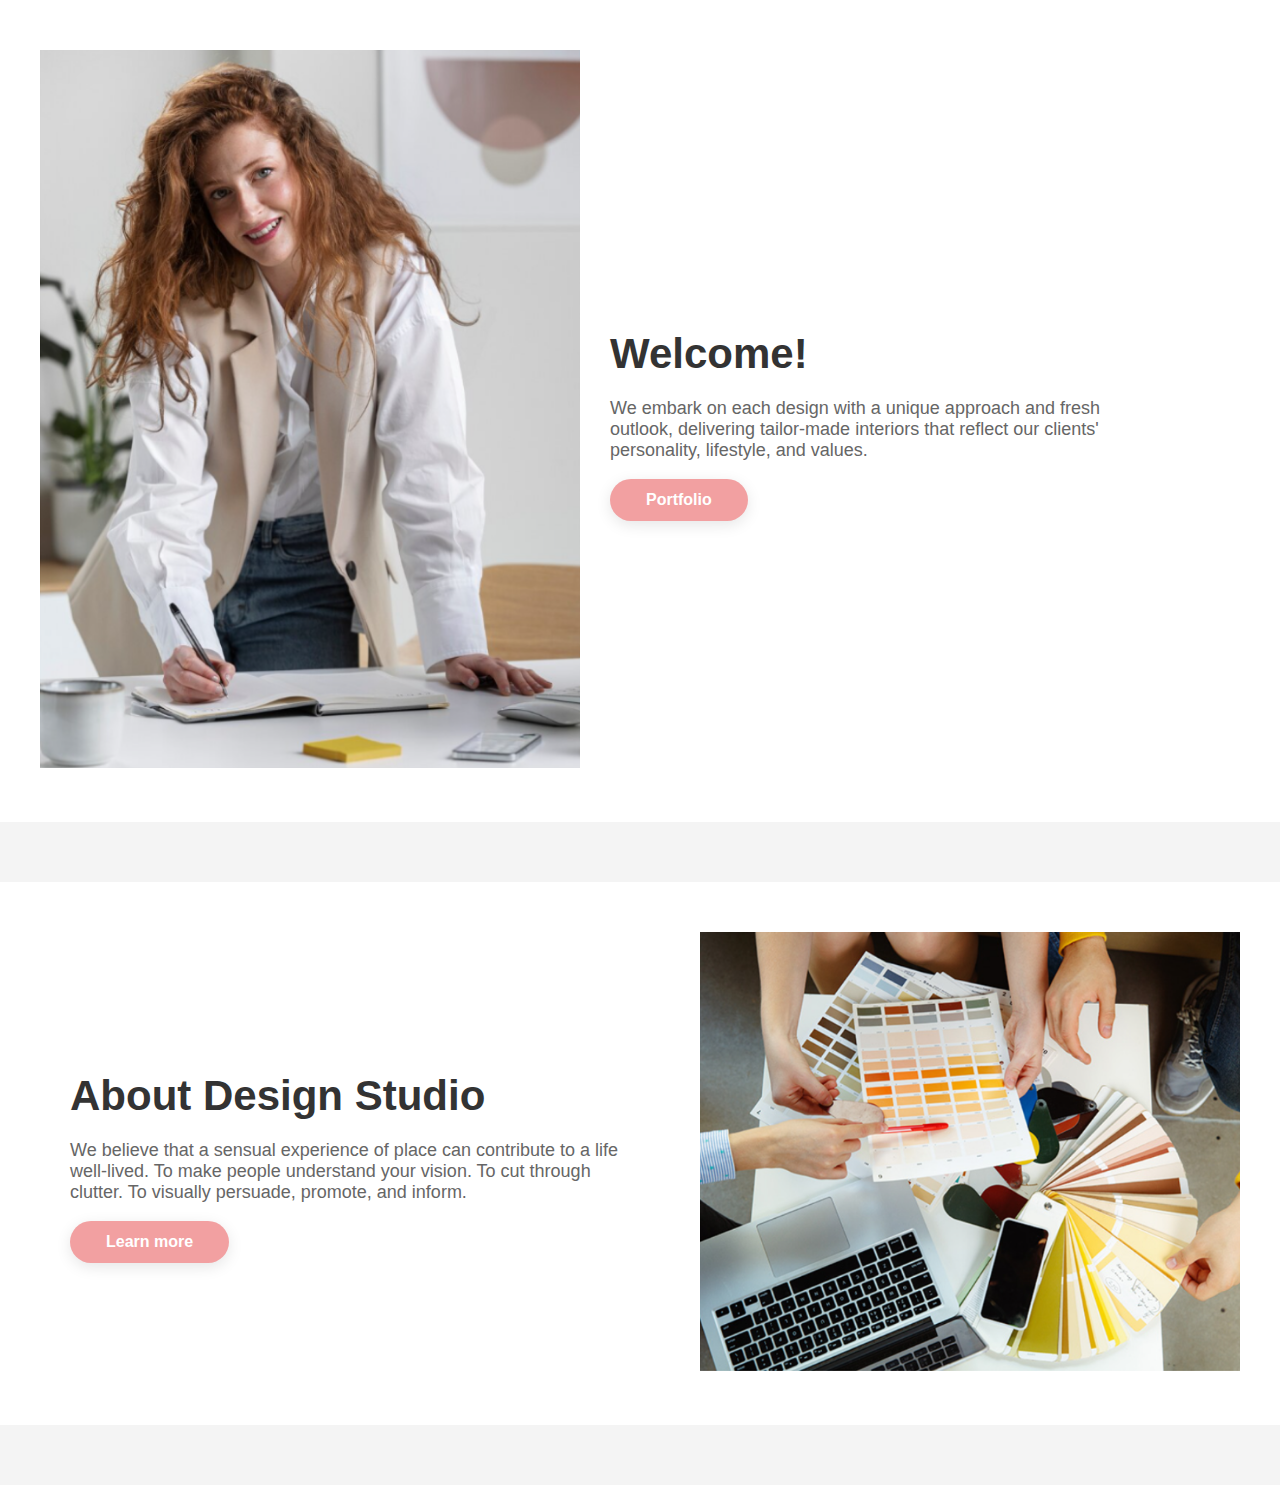
<file: 1/index.html>
<!DOCTYPE html>
<html lang="en">
<head>
    <meta charset="UTF-8">
    <link rel="stylesheet" href="style.css">
</head>
<body>
    <section id="about-design">
        <div class="container">
            <div class="image">
                <img src="task-1.png">
            </div>
            <div class="content">
                <h1>Welcome!</h1>
                <p>We embark on each design with a unique approach and fresh outlook, delivering tailor-made interiors that reflect our clients' personality, lifestyle, and values.</p>
                <a href="https://cdn.discordapp.com/attachments/894157196928106571/1342914190888665140/1740245916046.gif?ex=696dc40d&is=696c728d&hm=01dcb4dd116cf7da7b9f09478338ea92b9f8813ca4cab8279b7fdb648256f77a&" class="btn" target="_blank">Portfolio</a>
            </div>
        </div>
    </section>

    <section id="welcome">
        <div class="container">
            <div class="content">
                <h1>About Design Studio</h1>
                <p>We believe that a sensual experience of place can contribute to a life well-lived. To make people understand your vision. To cut through clutter. To visually persuade, promote, and inform.</p>
                <a href="https://cdn.discordapp.com/attachments/894157196928106571/1342914190888665140/1740245916046.gif?ex=696dc40d&is=696c728d&hm=01dcb4dd116cf7da7b9f09478338ea92b9f8813ca4cab8279b7fdb648256f77a&" class="btn" target="_blank">Learn more</a>
            </div>
            <div class="image">
                <img src="task-2.png">
            </div>
        </div>
    </section>
</body>
</html>
</file>
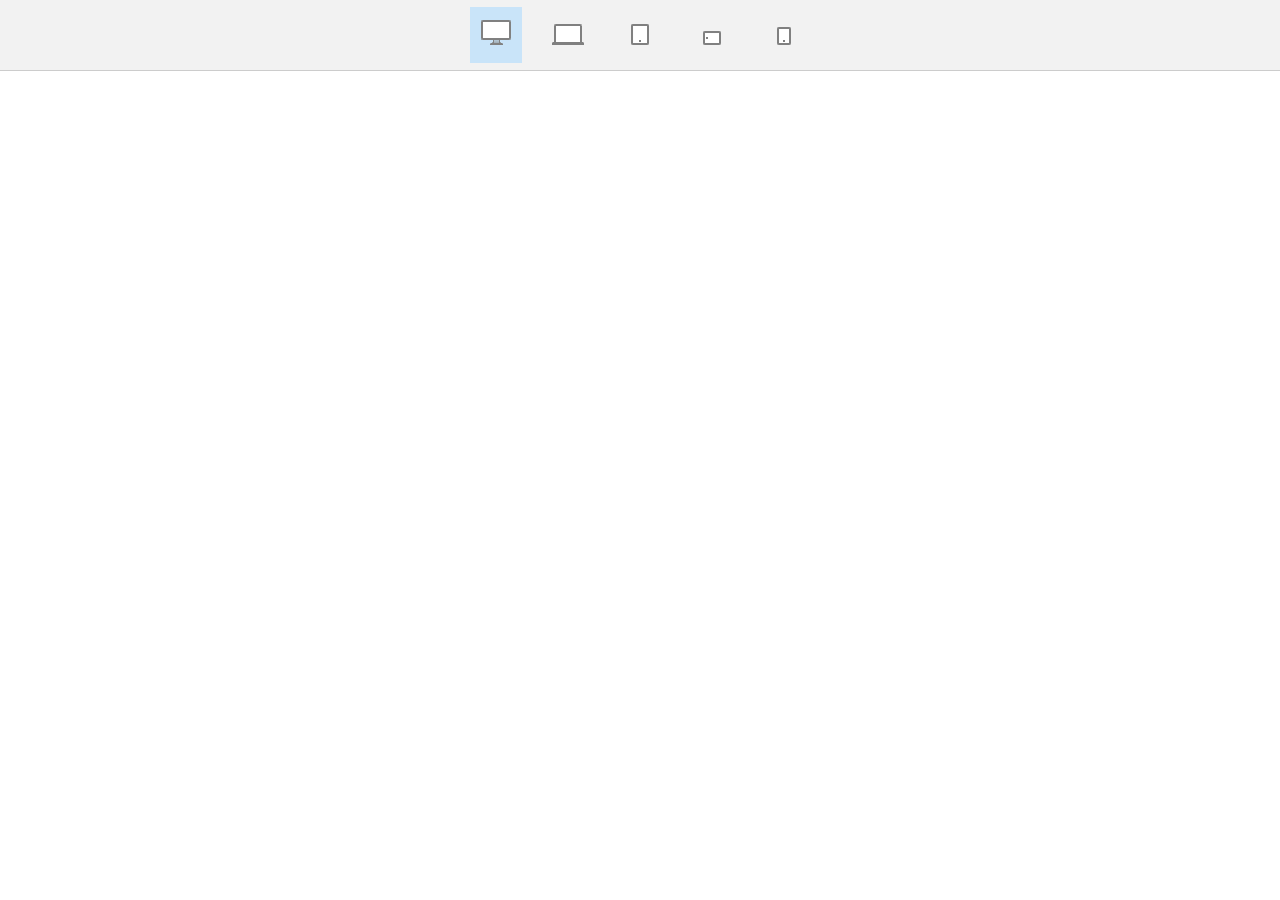
<file: 2/index.html>
<!DOCTYPE html>
<html lang="uk">
<head>
    <meta charset="UTF-8">
    <meta name="viewport" content="width=device-width, initial-scale=1.0">
    <script src="./script.js" defer></script>
    <link rel="stylesheet" href="./style.css">
    <title>Responsive Preview</title>
</head>
<body>
    <div class="page-preview">
        <header class="page-preview-header">
            <a href="#" id="previewDesktopBtn" class="preview-btn" data-preview-size="100%">
                <img src="./img/responsive-desktop.png"/>
            </a>
            <a href="#" id="previewLaptopBtn" class="preview-btn" data-preview-size="1040px">
                <img src="./img/responsive-laptop.png"/>
            </a>
            <a href="#" id="previewTabletBtn" class="preview-btn" data-preview-size="820px">
                <img src="./img/responsive-tablet.png"/>
            </a>
            <a href="#" id="previewPhoneHorizontalBtn" class="preview-btn" data-preview-size="640px">
                <img src="./img/responsive-phone-horizontal.png"/>
            </a>
            <a href="#" id="previewPhoneBtn" class="preview-btn" data-preview-size="440px">
                <img src="./img/responsive-phone.png"/>
            </a>
        </header>
        <div class="page-preview-body">
            <iframe id="livePreviewFrame" src="https://website6411963.nicepage.io/About-Us.html?version=b8b24fc7-0314-499b-b568-a8d40571eb54" width="100%" height="640" style="border: none;"></iframe>
        </div>
    </div>
</body>
</html>
</file>
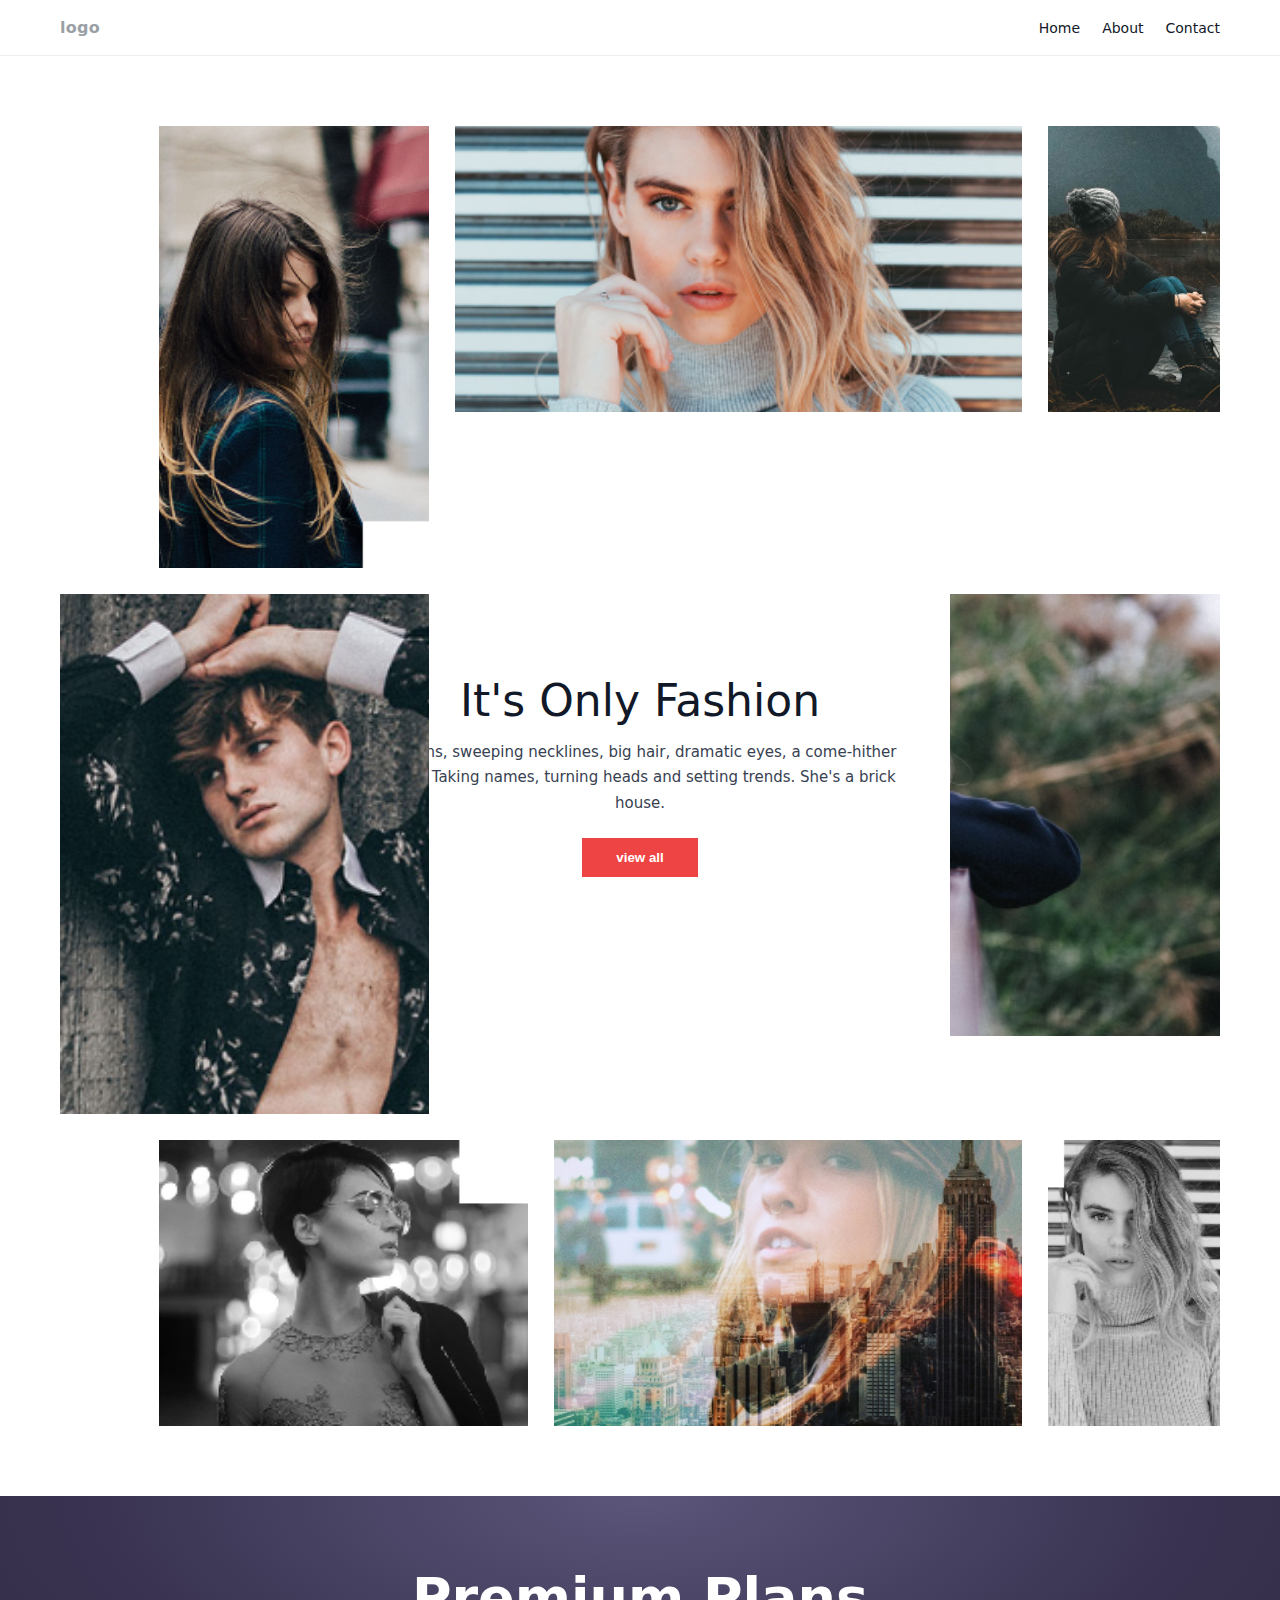
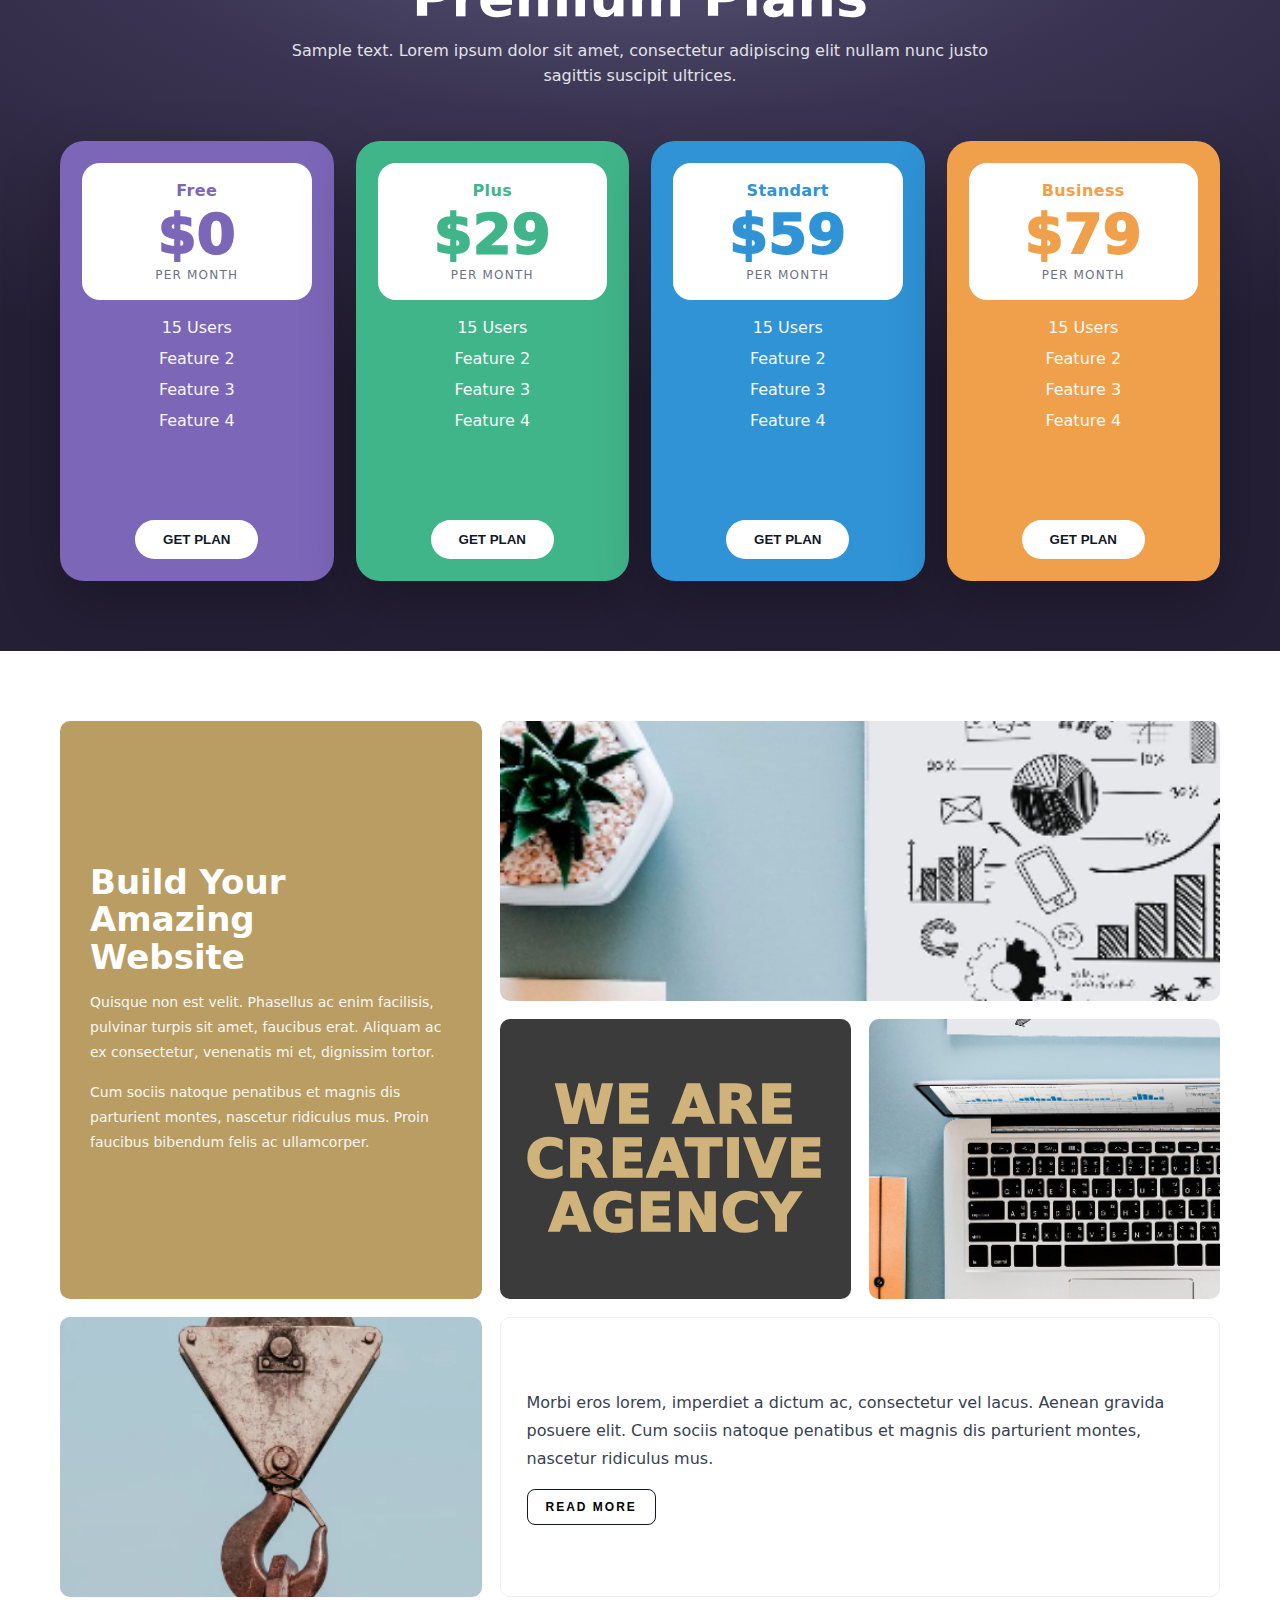
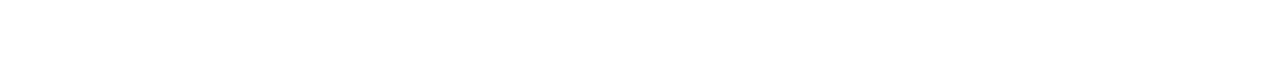
<file: 3/index.html>
<!doctype html>
<html lang="uk">
<head>
  <meta charset="UTF-8">
  <meta name="viewport" content="width=device-width, initial-scale=1.0">
  <title>Layout Flex + Grid</title>
  <link rel="stylesheet" href="style.css">
</head>

<body>
  <header>
    <div class="container nav">
      <div class="logo">logo</div>
      <nav class="nav-links">
        <a href="#fashion">Home</a>
        <a href="#pricing">About</a>
        <a href="#agency">Contact</a>
      </nav>
    </div>
  </header>

  <!--Its Only Fashion -->
  <section class="section" id="fashion">
    <div class="container">
      <div class="fashion">
        <div class="photo p1"><img src="img/f8.png" alt=""></div>
        <div class="photo p2"><img src="img/f1.png" alt=""></div>
        <div class="photo p3"><img src="img/f2.png" alt=""></div>

        <div class="center">
          <h2>It's Only Fashion</h2>
          <p>
            Sequins, sweeping necklines, big hair, dramatic eyes, a come-hither stare.
            Taking names, turning heads and setting trends. She's a brick house.
          </p>
          <button class="btn-red">view all</button>
        </div>

        <div class="photo p4"><img src="img/f7.png" alt=""></div>
        <div class="photo p5"><img src="img/f3.png" alt=""></div>

        <div class="photo p6"><img src="img/f6.png" alt=""></div>
        <div class="photo p7"><img src="img/f5.png" alt=""></div>
        <div class="photo p8"><img src="img/f4.png" alt=""></div>
      </div>
    </div>
  </section>

  <!--Pricing -->
  <section class="section pricing" id="pricing">
    <div class="container">
      <div class="pricing-head">
        <h2>Premium Plans</h2>
        <p>Sample text. Lorem ipsum dolor sit amet, consectetur adipiscing elit nullam nunc justo sagittis suscipit ultrices.</p>
      </div>

      <div class="plans">
        <article class="plan free">
          <div>
            <div class="plan-top">
              <div class="plan-name accent-free">Free</div>
              <div class="plan-price accent-free">$0</div>
              <div class="plan-sub">per month</div>
            </div>
            <div class="plan-feats">
              <div>15 Users</div>
              <div>Feature 2</div>
              <div>Feature 3</div>
              <div>Feature 4</div>
            </div>
          </div>
          <button class="btn-plan">GET PLAN</button>
        </article>

        <article class="plan plus">
          <div>
            <div class="plan-top">
              <div class="plan-name accent-plus">Plus</div>
              <div class="plan-price accent-plus">$29</div>
              <div class="plan-sub">per month</div>
            </div>
            <div class="plan-feats">
              <div>15 Users</div>
              <div>Feature 2</div>
              <div>Feature 3</div>
              <div>Feature 4</div>
            </div>
          </div>
          <button class="btn-plan">GET PLAN</button>
        </article>

        <article class="plan standard">
          <div>
            <div class="plan-top">
              <div class="plan-name accent-standard">Standart</div>
              <div class="plan-price accent-standard">$59</div>
              <div class="plan-sub">per month</div>
            </div>
            <div class="plan-feats">
              <div>15 Users</div>
              <div>Feature 2</div>
              <div>Feature 3</div>
              <div>Feature 4</div>
            </div>
          </div>
          <button class="btn-plan">GET PLAN</button>
        </article>

        <article class="plan business">
          <div>
            <div class="plan-top">
              <div class="plan-name accent-business">Business</div>
              <div class="plan-price accent-business">$79</div>
              <div class="plan-sub">per month</div>
            </div>
            <div class="plan-feats">
              <div>15 Users</div>
              <div>Feature 2</div>
              <div>Feature 3</div>
              <div>Feature 4</div>
            </div>
          </div>
          <button class="btn-plan">GET PLAN</button>
        </article>
      </div>
    </div>
  </section>

  <!--Creative Agency -->
  <section class="section" id="agency">
    <div class="container">
      <div class="agency-grid">
        <div class="agency-text">
          <h3>Build Your Amazing<br>Website</h3>
          <p>
            Quisque non est velit. Phasellus ac enim facilisis, pulvinar turpis sit amet, faucibus erat.
            Aliquam ac ex consectetur, venenatis mi et, dignissim tortor.
          </p>
          <p>
            Cum sociis natoque penatibus et magnis dis parturient montes, nascetur ridiculus mus.
            Proin faucibus bibendum felis ac ullamcorper.
          </p>
        </div>

        <div class="agency-hero"><img src="img/1.png" alt=""></div>
        <div class="agency-title">WE ARE<br>CREATIVE<br>AGENCY</div>
        <div class="agency-photo2"><img src="img/2.png" alt=""></div>
        <div class="agency-photo3"><img src="img/3.png" alt=""></div>

        <div class="agency-bottom">
          <p>
            Morbi eros lorem, imperdiet a dictum ac, consectetur vel lacus. Aenean gravida posuere elit.
            Cum sociis natoque penatibus et magnis dis parturient montes, nascetur ridiculus mus.
          </p>
          <button class="btn-outline">READ MORE</button>
        </div>
      </div>
    </div>
  </section>
</body>
</html>
</file>
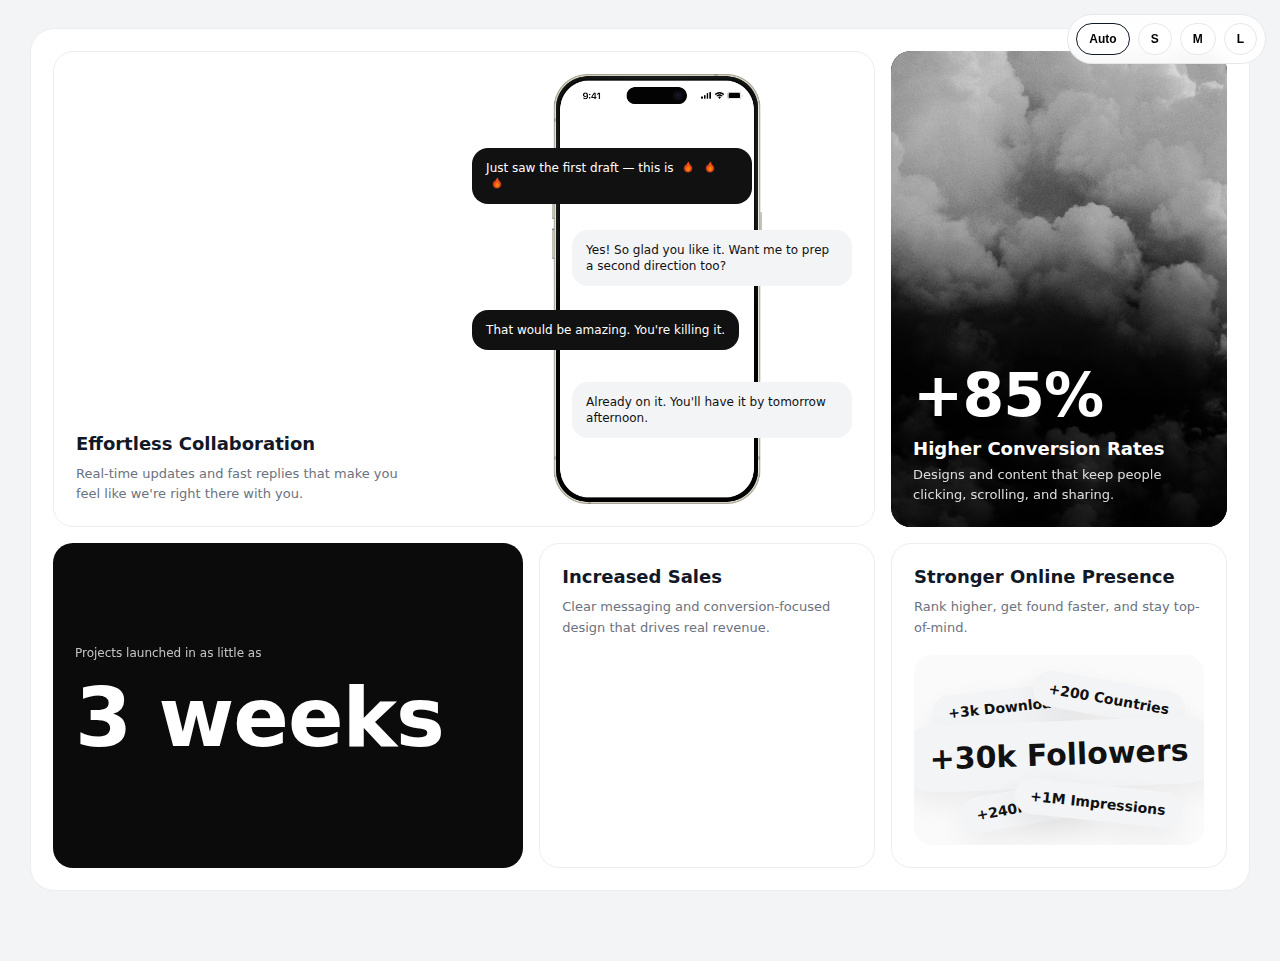
<file: 4/index.html>
<!doctype html>
<html lang="ru">
<head>
  <meta charset="UTF-8" />
  <meta name="viewport" content="width=device-width, initial-scale=1.0" />
  <title>Task 1</title>
  <link rel="stylesheet" href="style.css" />
</head>

<body>
  <div class="mode-switch">
    <button class="mode-btn" data-mode="auto">Auto</button>
    <button class="mode-btn" data-mode="sm">S</button>
    <button class="mode-btn" data-mode="md">M</button>
    <button class="mode-btn" data-mode="lg">L</button>
  </div>

  <main class="page">
    <section class="frame">
      <div class="grid">

        <div class="tile hero">
          <div class="hero-text">
            <h3>Effortless Collaboration</h3>
            <p>Real-time updates and fast replies that make you feel like we're right there with you.</p>
          </div>

          <div class="hero-phone">
            <div class="phone">
              <img class="phone-img" src="img/mobile-bg.png">
              <div class="bubble dark b1">
                Just saw the first draft — this is
                <img class="emoji" src="img/flame.png">
                <img class="emoji" src="img/flame.png">
                <img class="emoji" src="img/flame.png">
              </div>
              <div class="bubble light b2">Yes! So glad you like it. Want me to prep a second direction too?</div>
              <div class="bubble dark b3">That would be amazing. You're killing it.</div>
              <div class="bubble light b4">Already on it. You'll have it by tomorrow afternoon.</div>
            </div>
          </div>
        </div>

        <div class="tile tile-dark weeks">
          <div class="kicker">Projects launched in as little as</div>
          <div class="big">3 weeks</div>
        </div>

        <div class="tile tile-light sales">
          <h3>Increased Sales</h3>
          <p>Clear messaging and conversion-focused design that drives real revenue.</p>
        </div>

        <div class="tile tile-dark clouds">
          <img class="clouds-img" src="img/clouds-bg.avif">
          <div class="clouds-content">
            <div class="pct">+85%</div>
            <div class="clouds-title">Higher Conversion Rates</div>
            <div class="clouds-text">Designs and content that keep people clicking, scrolling, and sharing.</div>
          </div>
        </div>

        <div class="tile tile-light presence">
          <h3>Stronger Online Presence</h3>
          <p>Rank higher, get found faster, and stay top-of-mind.</p>

          <div class="pills">
            <div class="pill p-a">+3k Downloads</div>
            <div class="pill p-b">+200 Countries</div>
            <div class="pill p-c">+30k Followers</div>
            <div class="pill p-d">+240k Likes</div>
            <div class="pill p-e">+1M Impressions</div>
          </div>
        </div>

      </div>
    </section>
  </main>

  <script src="script.js"></script>
</body>
</html>
</file>
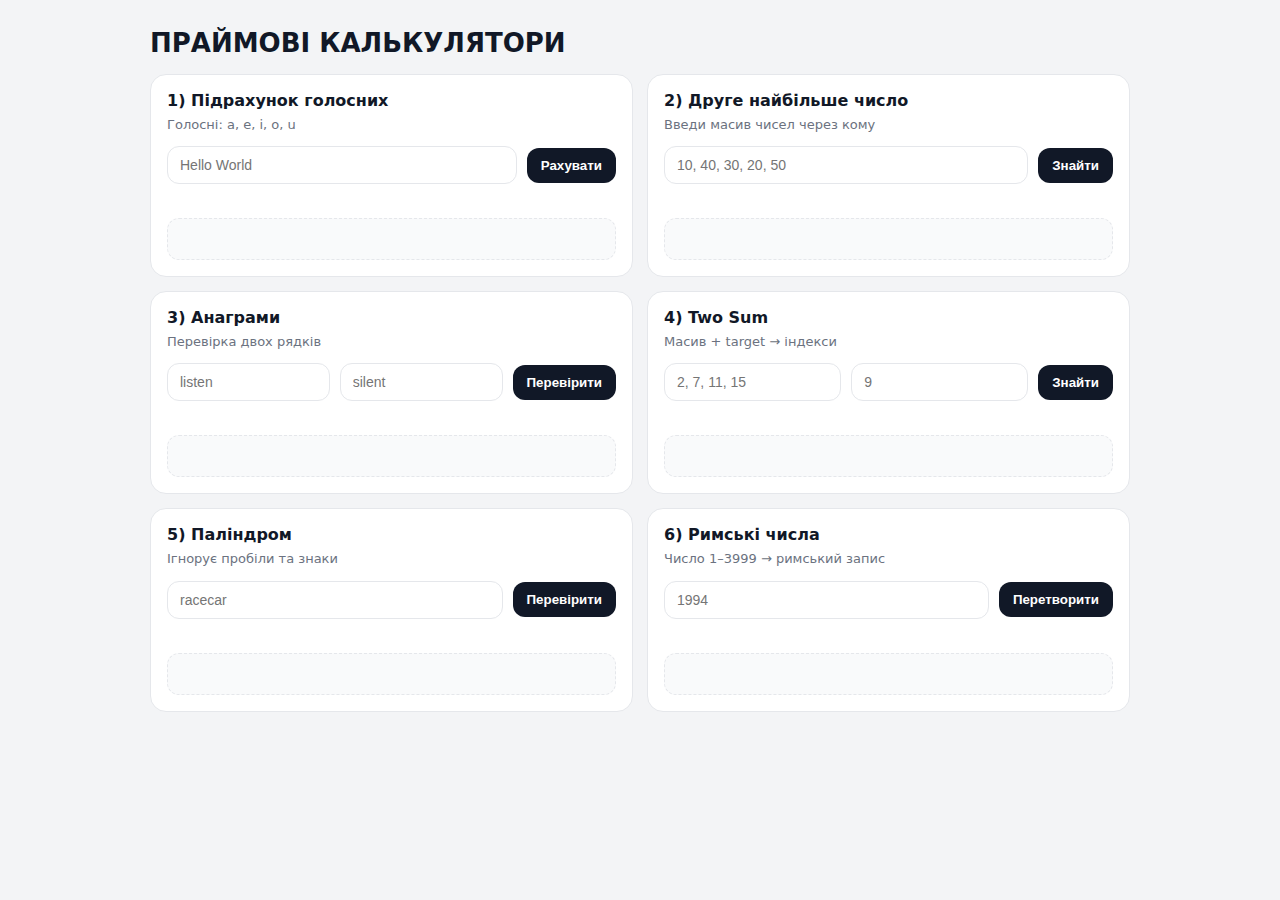
<file: 5/index.html>
<!doctype html>
<html lang="uk">
<head>
<meta charset="UTF-8">
<meta name="viewport" content="width=device-width,initial-scale=1.0">
<title>JS Tasks</title>
<style>
*{box-sizing:border-box}
body{margin:0;font-family:system-ui,-apple-system,Segoe UI,Roboto,Arial,sans-serif;background:#f3f4f6;color:#111827;padding:28px 16px 60px}
.wrap{width:min(980px,100%);margin:0 auto}
h1{margin:0 0 16px;font-size:26px}
.grid{display:grid;grid-template-columns:1fr 1fr;gap:14px}
.card{background:#fff;border:1px solid #e5e7eb;border-radius:16px;padding:16px}
.card h2{margin:0 0 6px;font-size:16px}
.desc{margin:0 0 12px;color:#6b7280;font-size:13px;line-height:1.4}
.row{display:flex;gap:10px;align-items:center}
input{width:100%;padding:10px 12px;border:1px solid #e5e7eb;border-radius:12px;font-size:14px;outline:0}
button{padding:10px 14px;border:0;border-radius:12px;background:#111827;color:#fff;font-weight:800;cursor:pointer;white-space:nowrap}
.out{margin-top:10px;padding:10px 12px;border-radius:12px;background:#f9fafb;border:1px dashed #e5e7eb;min-height:42px;display:flex;align-items:center;font-weight:700}
.err{margin-top:8px;color:#ef4444;font-size:13px;min-height:16px}
@media (max-width:820px){.grid{grid-template-columns:1fr}}
</style>
</head>
<body>
<div class="wrap">
  <h1>ПРАЙМОВІ КАЛЬКУЛЯТОРИ</h1>
  <div class="grid">
    <section class="card">
      <h2>1) Підрахунок голосних</h2>
      <p class="desc">Голосні: a, e, i, o, u</p>
      <div class="row">
        <input id="vowelsStr" type="text" placeholder="Hello World">
        <button id="vowelsBtn">Рахувати</button>
      </div>
      <div class="err" id="vowelsErr"></div>
      <div class="out" id="vowelsOut"></div>
    </section>
    <section class="card">
      <h2>2) Друге найбільше число</h2>
      <p class="desc">Введи масив чисел через кому</p>
      <div class="row">
        <input id="secondArr" type="text" placeholder="10, 40, 30, 20, 50">
        <button id="secondBtn">Знайти</button>
      </div>
      <div class="err" id="secondErr"></div>
      <div class="out" id="secondOut"></div>
    </section>
    <section class="card">
      <h2>3) Анаграми</h2>
      <p class="desc">Перевірка двох рядків</p>
      <div class="row">
        <input id="ana1" type="text" placeholder="listen">
        <input id="ana2" type="text" placeholder="silent">
        <button id="anaBtn">Перевірити</button>
      </div>
      <div class="err" id="anaErr"></div>
      <div class="out" id="anaOut"></div>
    </section>
    <section class="card">
      <h2>4) Two Sum</h2>
      <p class="desc">Масив + target → індекси</p>
      <div class="row">
        <input id="twoArr" type="text" placeholder="2, 7, 11, 15">
        <input id="twoTarget" type="number" placeholder="9">
        <button id="twoBtn">Знайти</button>
      </div>
      <div class="err" id="twoErr"></div>
      <div class="out" id="twoOut"></div>
    </section>
    <section class="card">
      <h2>5) Паліндром</h2>
      <p class="desc">Ігнорує пробіли та знаки</p>
      <div class="row">
        <input id="palStr" type="text" placeholder="racecar">
        <button id="palBtn">Перевірити</button>
      </div>
      <div class="err" id="palErr"></div>
      <div class="out" id="palOut"></div>
    </section>
    <section class="card">
      <h2>6) Римські числа</h2>
      <p class="desc">Число 1–3999 → римський запис</p>
      <div class="row">
        <input id="romanNum" type="number" placeholder="1994" min="1" max="3999">
        <button id="romanBtn">Перетворити</button>
      </div>
      <div class="err" id="romanErr"></div>
      <div class="out" id="romanOut"></div>
    </section>
  </div>
</div>
<script>
  const $=id=>document.getElementById(id),
        clear=(e,o)=>(e.textContent="",o.textContent=""),
        show=(o,v)=>o.textContent=""+v;
  const countVowels=s=>(s.toLowerCase().match(/[aeiou]/g)||[]).length;
  const secondLargest=a=>{
    let m=-Infinity,s=-Infinity;
    for(const n of a) n>m?(s=m,m=n):n>s&&n<m&&(s=n);
    return s===-Infinity?null:s;
  };
  const isAnagram=(a,b)=>{
    const norm=s=>s.toLowerCase().replace(/[^a-z]/g,"").split("").sort().join("");
    return norm(a)===norm(b);
  };
  const twoSum=(a,t)=>{
    const m=new Map();
    for(let i=0;i<a.length;i++){
      const need=t-a[i];
      if(m.has(need)) return [m.get(need),i];
      m.set(a[i],i);
    }
    return null;
  };
  const isPalindrome=str=>{
    const s=str.toLowerCase().replace(/[^a-z0-9]/g,"");
    for(let l=0,r=s.length-1;l<r;l++,r--) if(s[l]!==s[r]) return false;
    return true;
  };
  const toRoman=n=>{
    const map=[[1000,"M"],[900,"CM"],[500,"D"],[400,"CD"],[100,"C"],[90,"XC"],[50,"L"],[40,"XL"],[10,"X"],[9,"IX"],[5,"V"],[4,"IV"],[1,"I"]];
    let r="";
    for(const [v,s] of map) while(n>=v) r+=s,n-=v;
    return r;
  };
  const parseArr=raw=>{
    const a=raw.split(",").map(x=>Number(x.trim())).filter(x=>!Number.isNaN(x));
    return a.length? a : null;
  };
  $("vowelsBtn").onclick=()=>{
    const e=$("vowelsErr"),o=$("vowelsOut"); clear(e,o);
    show(o, countVowels($("vowelsStr").value));
  };
  $("secondBtn").onclick=()=>{
    const e=$("secondErr"),o=$("secondOut"); clear(e,o);
    const a=parseArr($("secondArr").value);
    if(!a) return e.textContent="введи числа через кому";
    const r=secondLargest(a);
    o.textContent = r==null ? "нема другого найбільшого" : ""+r;
  };
  $("anaBtn").onclick=()=>{
    const e=$("anaErr"),o=$("anaOut"); clear(e,o);
    const a=$("ana1").value.trim(), b=$("ana2").value.trim();
    if(!a||!b) return e.textContent="заповни обидва рядки";
    show(o, isAnagram(a,b));
  };
  $("twoBtn").onclick=()=>{
    const e=$("twoErr"),o=$("twoOut"); clear(e,o);
    const a=parseArr($("twoArr").value), t=Number($("twoTarget").value);
    if(!a) return e.textContent="введи масив чисел через кому";
    if(Number.isNaN(t)) return e.textContent="введи target";
    const r=twoSum(a,t);
    o.textContent = r ? `[${r[0]}, ${r[1]}]` : "пари не знайдено";
  };
  $("palBtn").onclick=()=>{
    const e=$("palErr"),o=$("palOut"); clear(e,o);
    const s=$("palStr").value.trim();
    if(!s) return e.textContent="введи рядок";
    show(o, isPalindrome(s));
  };
  $("romanBtn").onclick=()=>{
    const e=$("romanErr"),o=$("romanOut"); clear(e,o);
    const n=Number($("romanNum").value);
    if(!Number.isInteger(n)||n<1||n>3999) return e.textContent="введи ціле число від 1 до 3999";
    show(o, toRoman(n));
  };
</script>
</body>
</html>
</file>
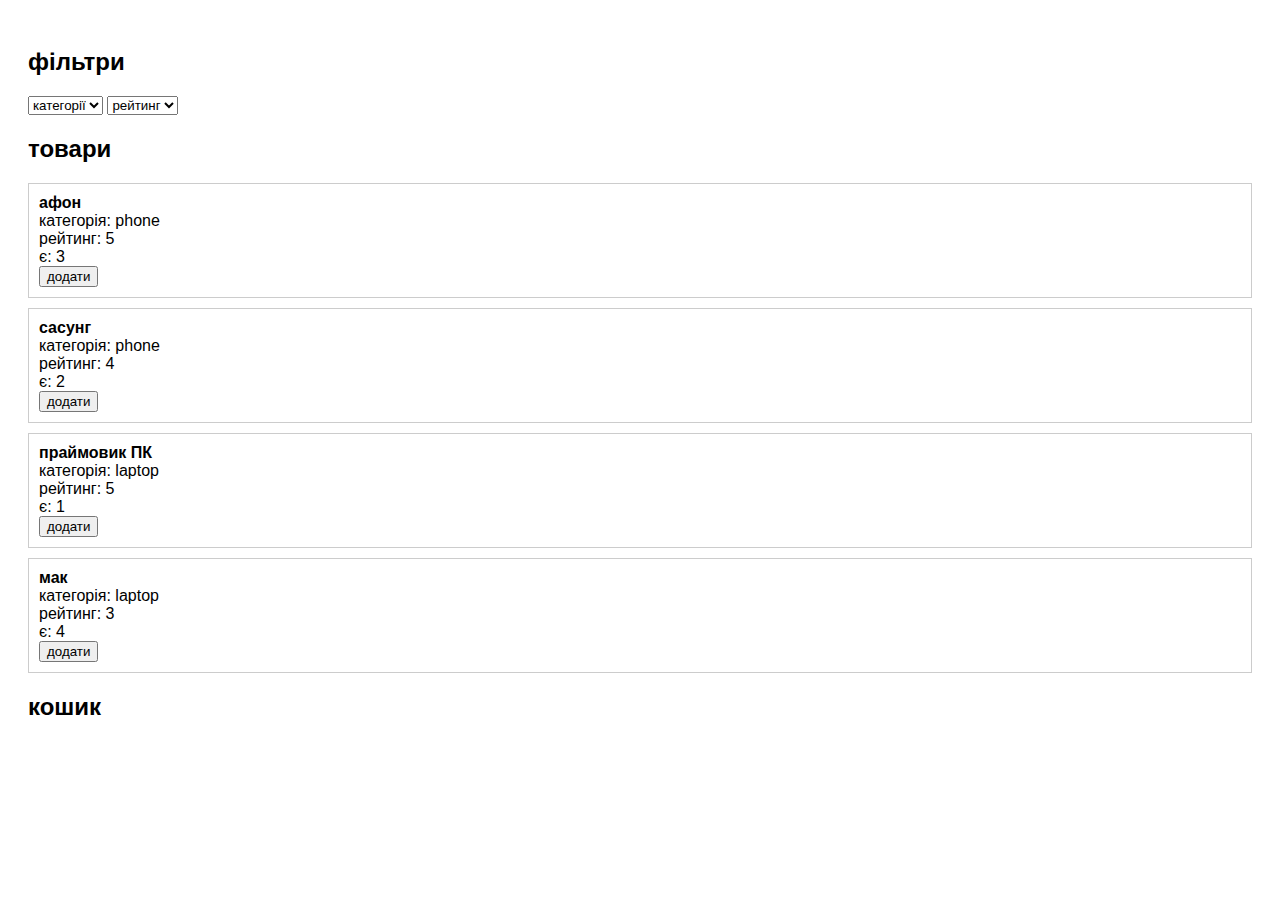
<file: 6/index.html>
<!DOCTYPE html>
<html lang="uk">
<head>
  <meta charset="UTF-8">
  <title>магаз</title>
  <link rel="stylesheet" href="style.css">
</head>
<body>
<h2>фільтри</h2>
<select id="categoryFilter">
  <option value="all">категорії</option>
  <option value="phone">мобілки</option>
  <option value="laptop">ноути</option>
</select>
<select id="ratingFilter">
  <option value="0">рейтинг</option>
  <option value="4">4+</option>
  <option value="3">3+</option>
</select>
<h2>товари</h2>
<div id="products"></div>
<h2>кошик</h2>
<div id="cart"></div>
<script src="script.js"></script>
</body>
</html>
</file>
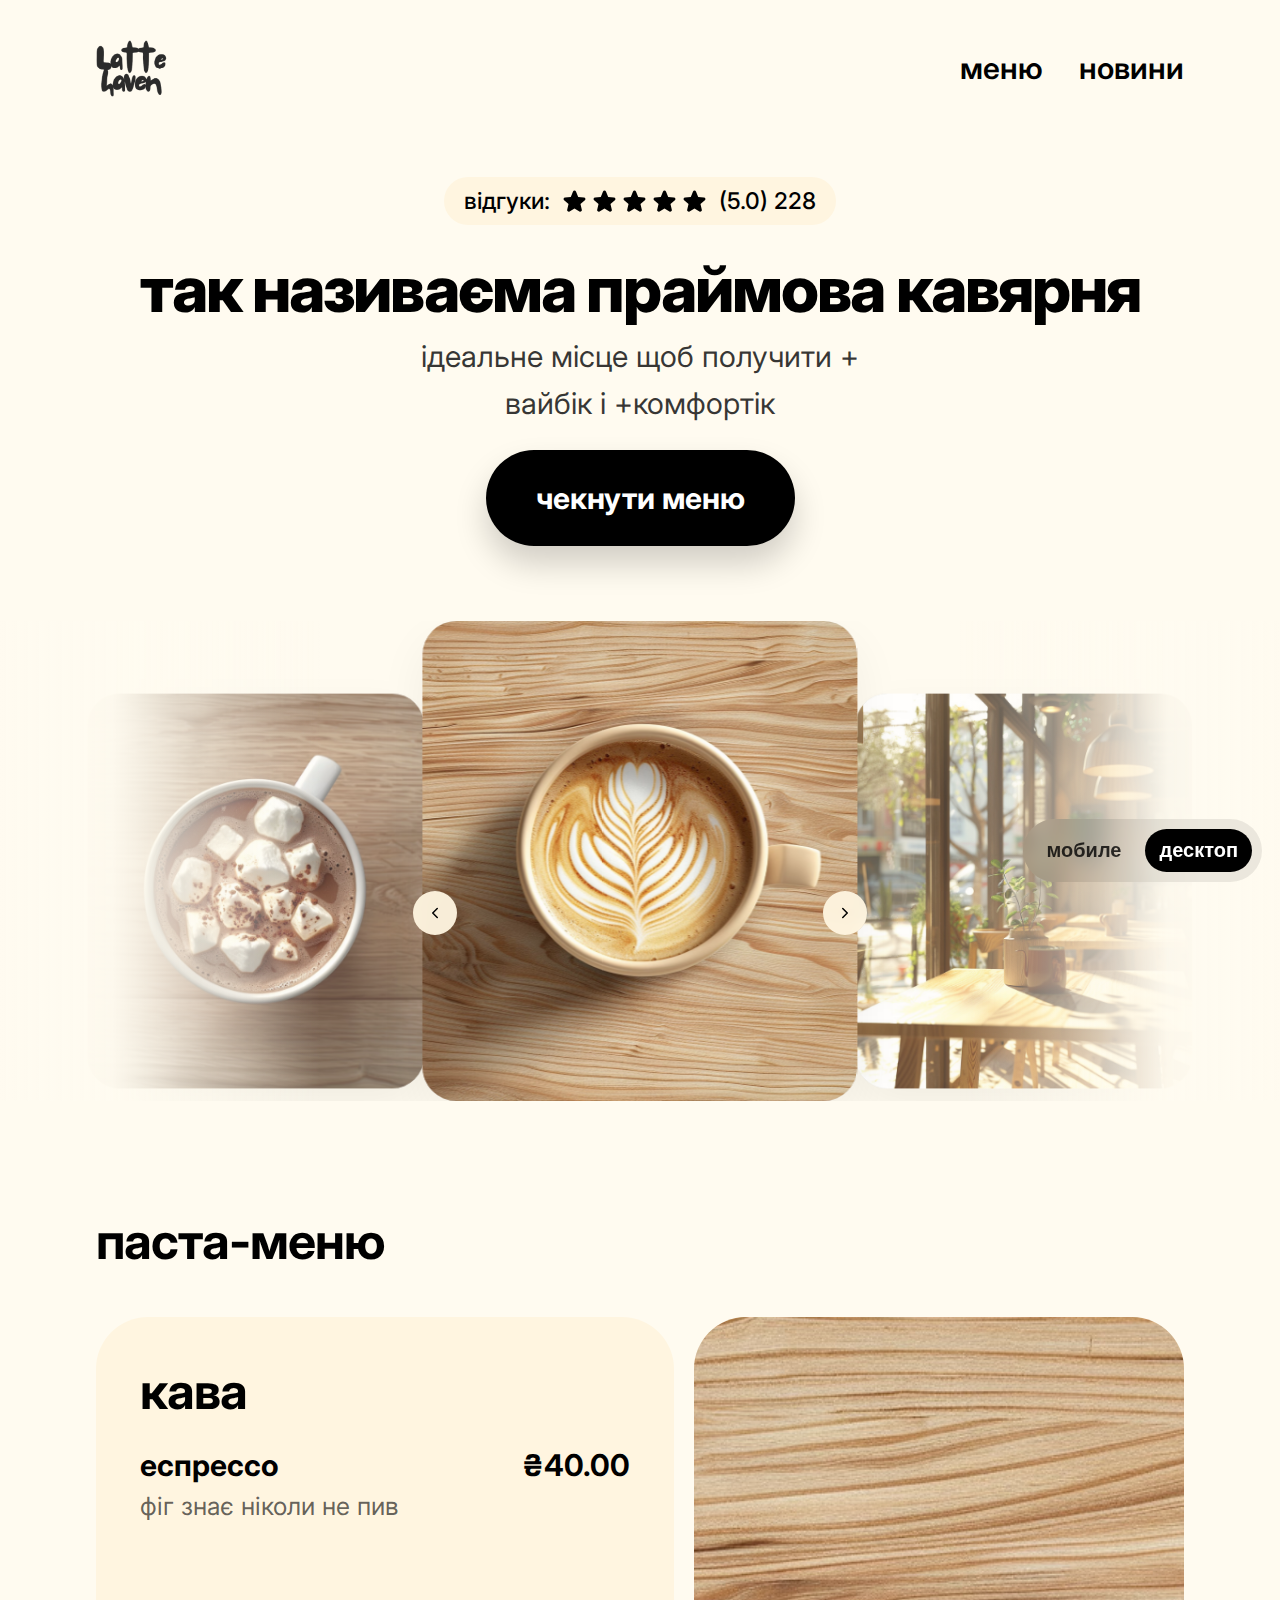
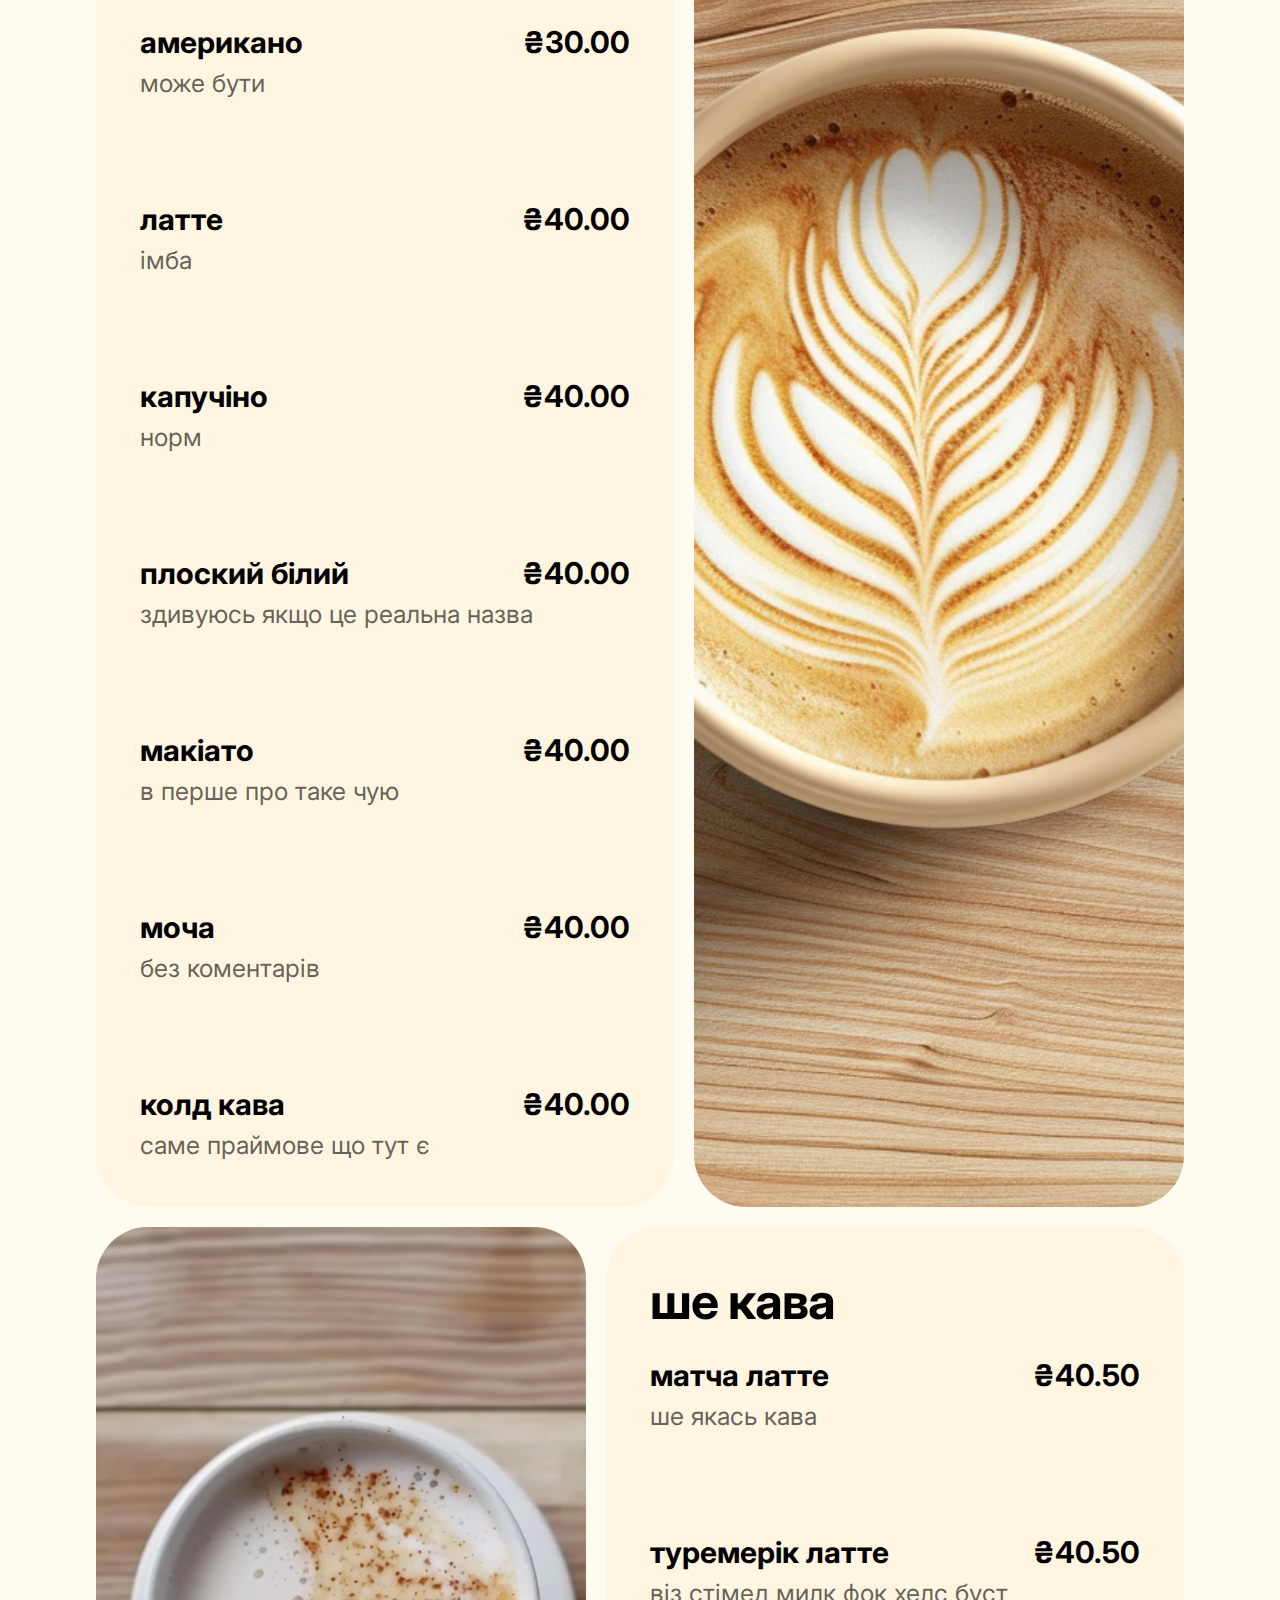
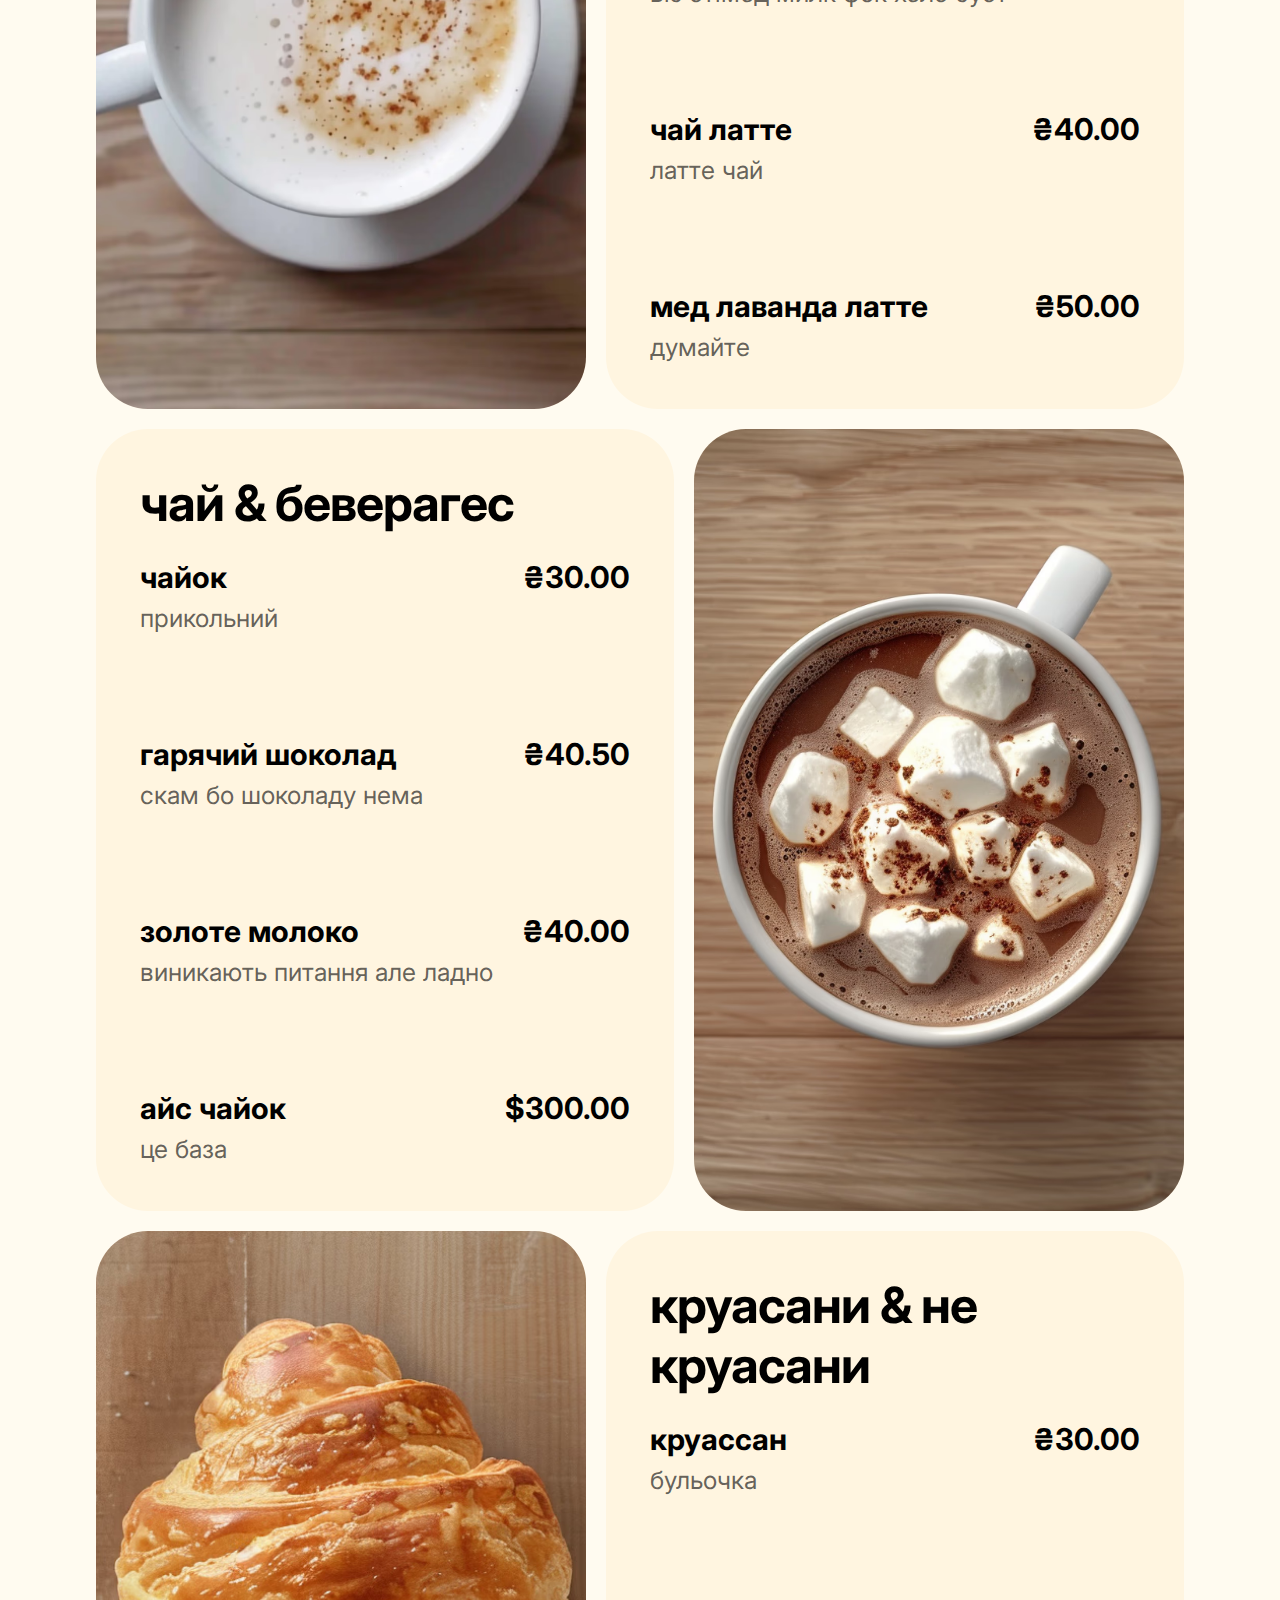
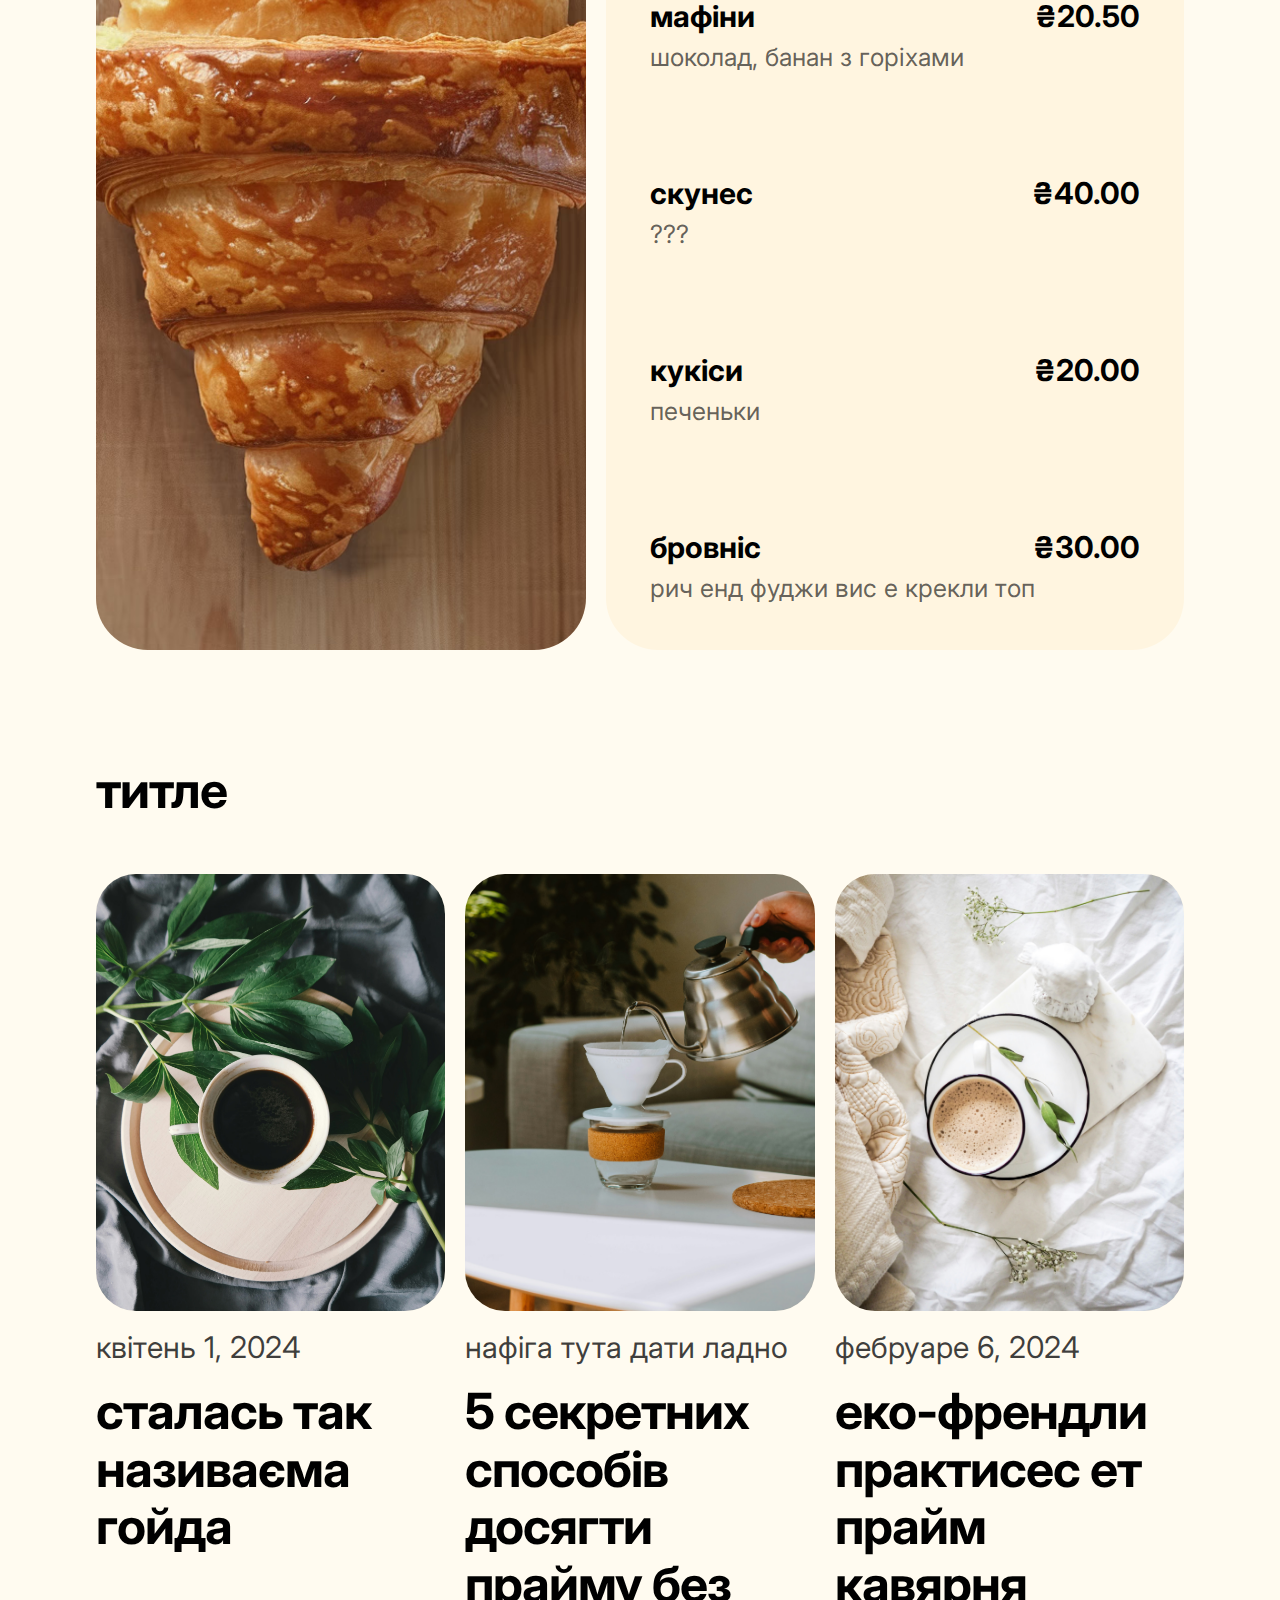
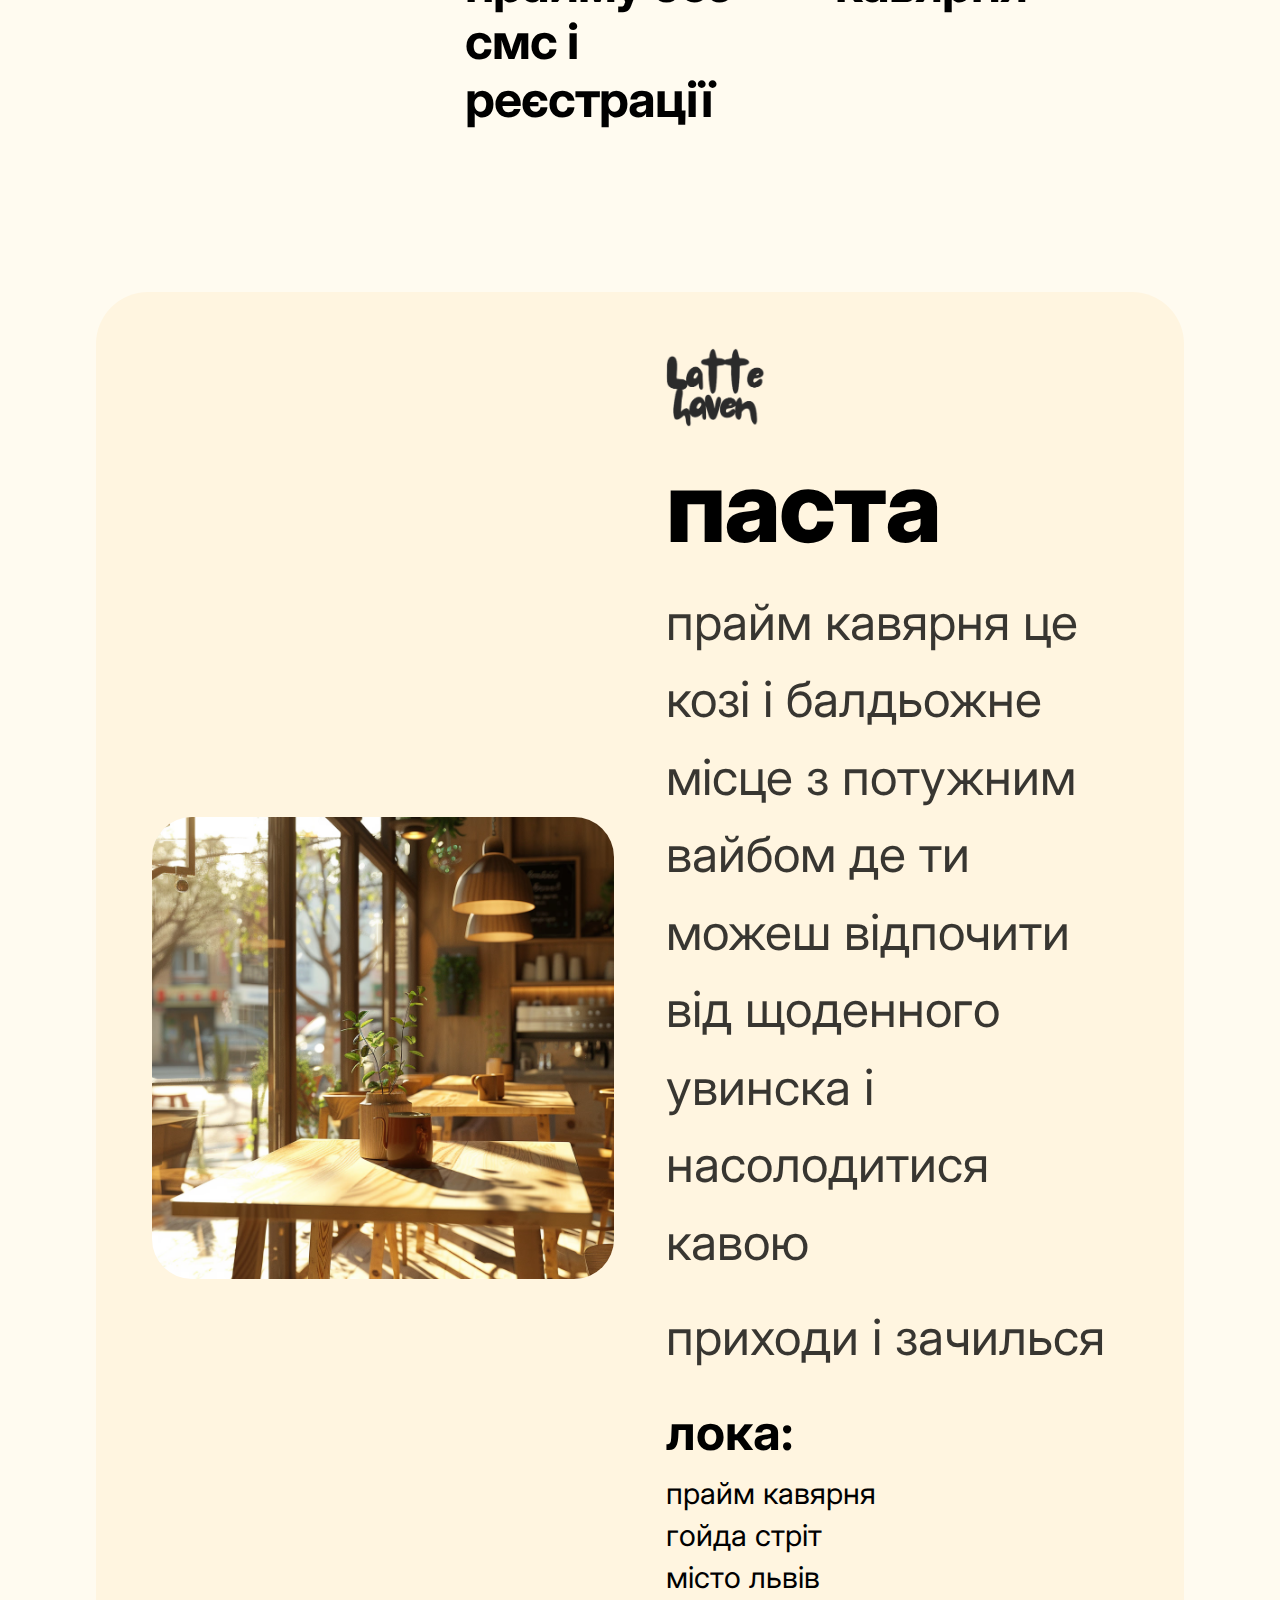
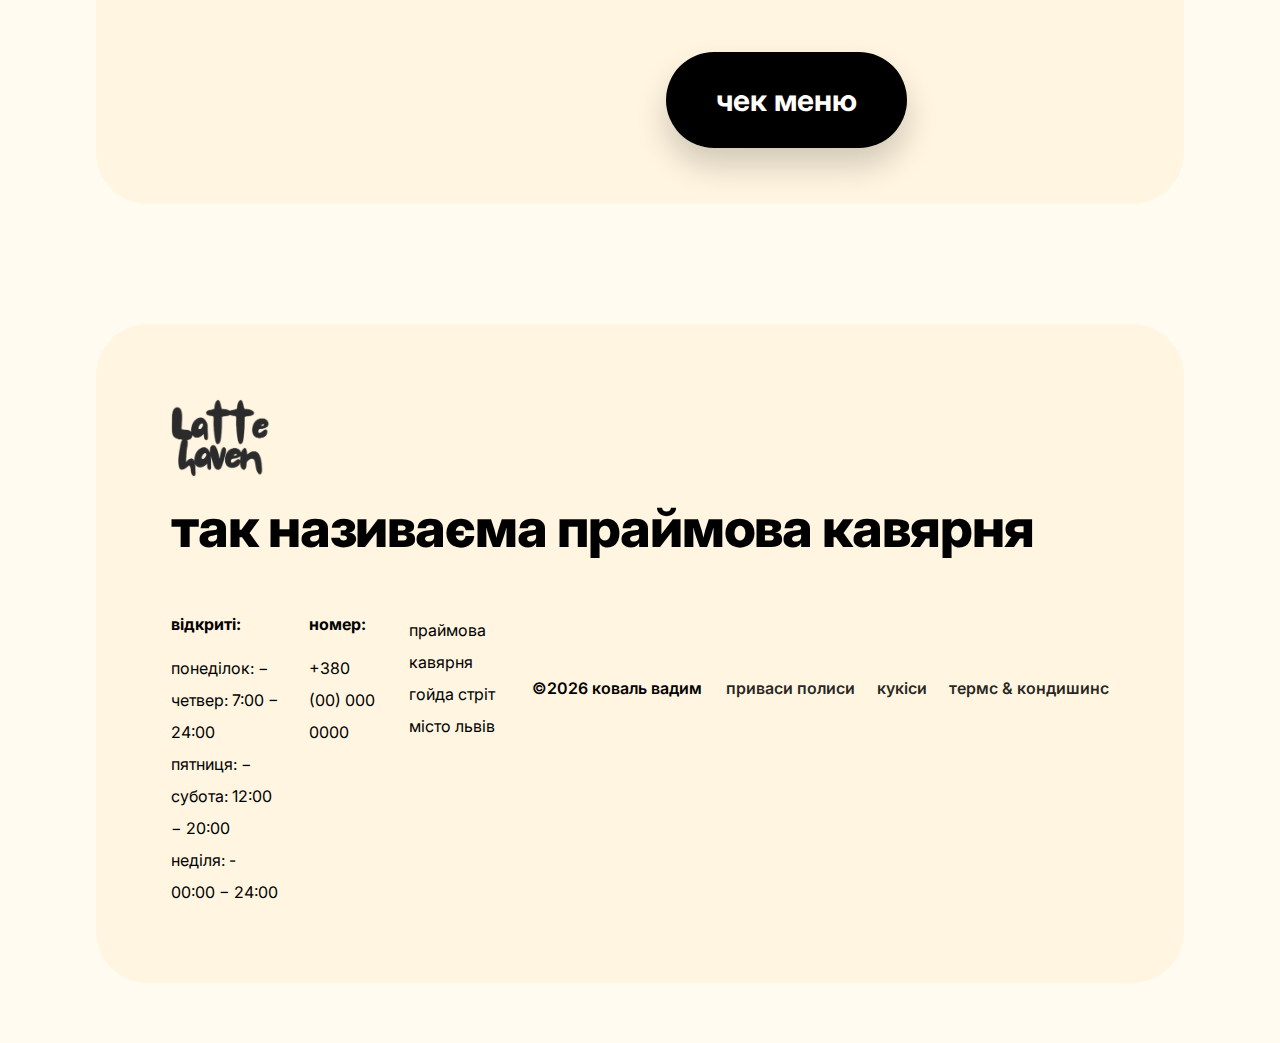
<file: exam/index.html>
<!DOCTYPE html>
<html lang="uk" data-mode="wide">
  <head>
    <meta charset="UTF-8" />
    <meta name="viewport" content="width=device-width, initial-scale=1" />
    <title>праймова кавярня</title>
    <link rel="stylesheet" href="style.css" />
  </head>
  <body>
    <!-- паста свытчера -->
    <div class="mode-switch" aria-label="Resolution switcher">
      <button type="button" data-set-mode="narrow">мобиле</button>
      <button type="button" data-set-mode="wide">десктоп</button>
    </div>
    <header class="site-header">
      <div class="header-inner">
        <a class="brand" href="#top" aria-label="Latte Haven">
          <img src="img/logo.avif" />
        </a>
        <nav class="site-nav" aria-label="Main">
          <a href="#menu">меню</a>
          <a href="#news">новини</a>
        </nav>
      </div>
    </header>
    <main id="top">
      <section class="hero">
        <div class="container">
          <div class="rating-pill" aria-label="Google rating 4.9 out of 5">
            <span>відгуки:</span>
            <span class="stars" aria-hidden="true">
              <img class="star" src="img/star.svg"/>
              <img class="star" src="img/star.svg"/>
              <img class="star" src="img/star.svg"/>
              <img class="star" src="img/star.svg"/>
              <img class="star" src="img/star.svg"/>
            </span>
            <span>(5.0) 228</span>
          </div>
          <h1 class="hero-title">так називаєма праймова кавярня</h1>
          <p class="hero-subtitle">ідеальне місце щоб получити + вайбік і +комфортік</p>
          <a class="btn" href="#menu">чекнути меню</a>
        </div>
        <div class="carousel" aria-label="Featured images">
          <div class="carousel-stage">
            <div class="carousel-track">
              <!-- карусель -->
            <div class="carousel-slide" data-slide="0">
              <img src="img/chai.avif"/>
            </div>
            <div class="carousel-slide" data-slide="1">
              <img src="img/hot-chocolate.avif"/>
            </div>
            <div class="carousel-slide" data-slide="2">
              <img src="img/latte.avif"/>
            </div>
            <div class="carousel-slide" data-slide="3">
              <img src="img/cafe.avif"/>
            </div>
            <div class="carousel-slide" data-slide="4">
              <img src="img/cafe2.avif"/>
            </div>
            </div>
             <!-- паста стрелок для карусєлі -->
            <button class="carousel-arrow prev" type="button" aria-label="Previous">
              <svg viewBox="0 0 24 24" fill="none" xmlns="http://www.w3.org/2000/svg" aria-hidden="true">
                <path d="M15 6L9 12L15 18" stroke="black" stroke-width="2" stroke-linecap="round" stroke-linejoin="round" />
              </svg>
            </button>
            <button class="carousel-arrow next" type="button" aria-label="Next">
              <svg viewBox="0 0 24 24" fill="none" xmlns="http://www.w3.org/2000/svg" aria-hidden="true">
                <path d="M9 6L15 12L9 18" stroke="black" stroke-width="2" stroke-linecap="round" stroke-linejoin="round" />
              </svg>
            </button>
          </div>
        </div>
      </section>
      <section class="section" id="menu">
        <div class="container">
          <h2 class="section-title">паста-меню</h2>
          <div class="menu-rows">
            <!-- меню -->
            <div class="menu-row">
              <div class="menu-card">
                <h3 class="menu-card-title">кава</h3>
                <ul class="menu-items">
                  <li>
                    <div class="menu-item-head">
                      <span class="menu-item-name">еспрессо</span>
                      <span class="menu-item-price">₴40.00</span>
                    </div>
                    <p class="menu-item-desc">фіг знає ніколи не пив</p>
                  </li>
                  <li>
                    <div class="menu-item-head">
                      <span class="menu-item-name">американо</span>
                      <span class="menu-item-price">₴30.00</span>
                    </div>
                    <p class="menu-item-desc">може бути</p>
                  </li>
                  <li>
                    <div class="menu-item-head">
                      <span class="menu-item-name">латте</span>
                      <span class="menu-item-price">₴40.00</span>
                    </div>
                    <p class="menu-item-desc">імба
                    </p>
                  </li>
                  <li>
                    <div class="menu-item-head">
                      <span class="menu-item-name">капучіно</span>
                      <span class="menu-item-price">₴40.00</span>
                    </div>
                    <p class="menu-item-desc">норм</p>
                  </li>
                  <li>
                    <div class="menu-item-head">
                      <span class="menu-item-name">плоский білий</span>
                      <span class="menu-item-price">₴40.00</span>
                    </div>
                    <p class="menu-item-desc">здивуюсь якщо це реальна назва</p>
                  </li>
                  <li>
                    <div class="menu-item-head">
                      <span class="menu-item-name">макіато</span>
                      <span class="menu-item-price">₴40.00</span>
                    </div>
                    <p class="menu-item-desc">в перше про таке чую</p>
                  </li>
                  <li>
                    <div class="menu-item-head">
                      <span class="menu-item-name">моча</span>
                      <span class="menu-item-price">₴40.00</span>
                    </div>
                    <p class="menu-item-desc">без коментарів
                    </p>
                  </li>
                  <li>
                    <div class="menu-item-head">
                      <span class="menu-item-name">колд кава</span>
                      <span class="menu-item-price">₴40.00</span>
                    </div>
                    <p class="menu-item-desc">саме праймове що тут є</p>
                  </li>
                </ul>
              </div>
              <div class="menu-image">
                <img src="img/latte.avif"/>
              </div>
            </div>
            <div class="menu-row is-reverse">
              <div class="menu-card">
                <h3 class="menu-card-title">ше кава</h3>
                <ul class="menu-items">
                  <li>
                    <div class="menu-item-head">
                      <span class="menu-item-name">матча латте</span>
                      <span class="menu-item-price">₴40.50</span>
                    </div>
                    <p class="menu-item-desc">ше якась кава</p>
                  </li>
                  <li>
                    <div class="menu-item-head">
                      <span class="menu-item-name">туремерік латте</span>
                      <span class="menu-item-price">₴40.50</span>
                    </div>
                    <p class="menu-item-desc">віз стімед милк фок хелс буст
                    </p>
                  </li>
                  <li>
                    <div class="menu-item-head">
                      <span class="menu-item-name">чай латте</span>
                      <span class="menu-item-price">₴40.00</span>
                    </div>
                    <p class="menu-item-desc">латте чай</p>
                  </li>
                  <li>
                    <div class="menu-item-head">
                      <span class="menu-item-name">мед лаванда латте</span>
                      <span class="menu-item-price">₴50.00</span>
                    </div>
                    <p class="menu-item-desc">думайте</p>
                  </li>
                </ul>
              </div>
              <div class="menu-image">
                <img src="img/chai.avif"/>
              </div>
            </div>
            <div class="menu-row">
              <div class="menu-card">
                <h3 class="menu-card-title">чай &amp; беверагес</h3>
                <ul class="menu-items">
                  <li>
                    <div class="menu-item-head">
                      <span class="menu-item-name">чайок</span>
                      <span class="menu-item-price">₴30.00</span>
                    </div>
                    <p class="menu-item-desc">прикольний</p>
                  </li>
                  <li>
                    <div class="menu-item-head">
                      <span class="menu-item-name">гарячий шоколад</span>
                      <span class="menu-item-price">₴40.50</span>
                    </div>
                    <p class="menu-item-desc">скам бо шоколаду нема</p>
                  </li>
                  <li>
                    <div class="menu-item-head">
                      <span class="menu-item-name">золоте молоко</span>
                      <span class="menu-item-price">₴40.00</span>
                    </div>
                    <p class="menu-item-desc">виникають питання але ладно</p>
                  </li>
                  <li>
                    <div class="menu-item-head">
                      <span class="menu-item-name">айс чайок</span>
                      <span class="menu-item-price">$300.00</span>
                    </div>
                    <p class="menu-item-desc">це база</p>
                  </li>
                </ul>
              </div>
              <div class="menu-image">
                <img src="img/hot-chocolate.avif"/>
              </div>
            </div>
            <div class="menu-row is-reverse">
              <div class="menu-card">
                <h3 class="menu-card-title">круасани &amp; не круасани</h3>
                <ul class="menu-items">
                  <li>
                    <div class="menu-item-head">
                      <span class="menu-item-name">круассан</span>
                      <span class="menu-item-price">₴30.00</span>
                    </div>
                    <p class="menu-item-desc">бульочка</p>
                  </li>
                  <li>
                    <div class="menu-item-head">
                      <span class="menu-item-name">мафіни</span>
                      <span class="menu-item-price">₴20.50</span>
                    </div>
                    <p class="menu-item-desc">шоколад, банан з горіхами</p>
                  </li>
                  <li>
                    <div class="menu-item-head">
                      <span class="menu-item-name">скунес</span>
                      <span class="menu-item-price">₴40.00</span>
                    </div>
                    <p class="menu-item-desc">???</p>
                  </li>
                  <li>
                    <div class="menu-item-head">
                      <span class="menu-item-name">кукіси</span>
                      <span class="menu-item-price">₴20.00</span>
                    </div>
                    <p class="menu-item-desc">печеньки</p>
                  </li>
                  <li>
                    <div class="menu-item-head">
                      <span class="menu-item-name">бровніс</span>
                      <span class="menu-item-price">₴30.00</span>
                    </div>
                    <p class="menu-item-desc">рич енд фуджи вис е крекли топ</p>
                  </li>
                </ul>
              </div>
              <div class="menu-image">
                <img src="img/croissant.avif"/>
              </div>
            </div>
          </div>
        </div>
      </section>
      <section class="section" id="news">
        <div class="container">
          <h2 class="section-title">титле</h2>
          <div class="news-grid">
            <article class="news-card">
              <div class="news-image">
                <img src="img/news-origins.avif"/>
              </div>
              <div class="news-date">квітень 1, 2024</div>
              <h3 class="news-title">сталась так називаєма гойда</h3>
            </article>

            <article class="news-card">
              <div class="news-image">
                <img src="img/news-home.avif"/>
              </div>
              <div class="news-date">нафіга тута дати ладно</div>
              <h3 class="news-title">5 секретних способів досягти прайму без смс і реєстрації</h3>
            </article>

            <article class="news-card">
              <div class="news-image">
                <img src="img/news-eco.avif"/>
              </div>
              <div class="news-date">фебруаре 6, 2024</div>
              <h3 class="news-title">еко-френдли практисес ет прайм кавярня</h3>
            </article>
          </div>
        </div>
      </section>
      <section class="section">
        <div class="container">
          <div class="about-card">
            <div class="about-image">
              <img src="img/cafe.avif"/>
            </div>
            <div class="about-content">
              <img class="about-logo" src="img/logo.avif" aria-hidden="true" />
              <h2 class="about-title">паста</h2>
              <p class="about-text">
                прайм кавярня це козі і балдьожне місце з потужним вайбом де ти можеш відпочити від щоденного увинска і насолодитися кавою
              </p>
              <p class="about-text">приходи і зачилься</p>
              <div class="about-location">
                <p class="about-location-title">лока:</p>
                <p class="about-location-body">прайм кавярня<br />гойда стріт<br />місто львів
                </p>
              </div>
              <div class="about-actions">
                <a class="btn" href="#menu">чек меню</a>
              </div>
            </div>
          </div>
        </div>
      </section>
      <footer class="footer">
        <div class="container">
          <div class="footer-card">
            <img class="footer-logo" src="img/logo.avif" aria-hidden="true" />
            <h2 class="footer-title">так називаєма праймова кавярня</h2>
            <div class="footer-main">
              <div class="footer-block">
                <p class="footer-block-title">відкриті:</p>
                <p class="footer-block-body">
                  понеділок: − четвер: 7:00 − 24:00<br />
                  пятниця: − субота: 12:00 − 20:00<br />
                  неділя: - 00:00 − 24:00</p>
              </div>
              <div class="footer-block">
                <p class="footer-block-title">номер:</p>
                <p class="footer-block-body">+380 (00) 000 0000</p>
              </div>
              <div class="footer-block">
                <p class="footer-block-body">
                  праймова кавярня<br />
                  гойда стріт<br />
                  місто львів
                </p>
              </div>
            <div class="footer-bottom">
              <div class="footer-copy">©2026 коваль вадим</div>
              <div class="footer-links">
                <a href="#">приваси полиси</a>
                <a href="#">кукіси</a>
                <a href="#">термс &amp; кондишинс</a>
              </div>
            </div>
          </div>
        </div>
      </footer>
    </main>
    <script src="script.js"></script>
  </body>
</html>
</file>
<file: 1/style.css>
body {
    font-family: 'Poppins', sans-serif;
    margin: 0;
    padding: 0;
    background-color: #f4f4f4;
}

.container {
    display: flex;
    justify-content: space-between;
    align-items: center;
    max-width: 1200px;
    margin: 0 auto;
    padding: 50px 20px;
}

h1 {
    font-size: 42px;
    font-weight: 600;
    color: #333;
    margin-bottom: 20px;
}

p {
    font-size: 18px;
    color: #666;
    margin-top: 10px;
    max-width: 550px;
}

a.btn {
    display: inline-block;
    padding: 12px 36px;
    background-color: #f2a0a1;
    color: #fff;
    text-decoration: none;
    border-radius: 30px;
    font-weight: bold;
    text-align: center;
    box-shadow: 0 4px 15px rgba(0, 0, 0, 0.1);
    transition: background-color 0.3s ease, transform 0.3s ease;
}

a.btn:hover {
    background-color: #e08081;
    transform: translateY(-3px);
}

a.btn:active {
    background-color: #d76d6d;
    transform: translateY(1px);
}

#about-design, #welcome {
    background-color: #fff;
    margin-bottom: 60px;
}

#about-design .image img, #welcome .image img {
    max-width: 100%;
    height: auto;
}

#about-design .content, #welcome .content {
    flex: 1;
    margin-left: 30px;
}

#about-design .container, #welcome .container {
    display: flex;
    align-items: center;
    justify-content: space-between;
}

#about-design .image, #welcome .image {
    width: 45%;
}

#welcome .image {
    order: 1;
}

@media (max-width: 768px) {
    .container {
        flex-direction: column;
        align-items: center;
        padding: 20px;
    }

    #about-design .image, #welcome .image {
        width: 80%;
        margin-bottom: 20px;
    }

    .btn {
        padding: 10px 30px;
    }

    h1 {
        font-size: 32px;
    }

    p {
        font-size: 16px;
        max-width: 100%;
    }
}
</file>
<file: 2/style.css>
html, body {
    height: 100%;
    margin: 0;
    padding: 0;
    font-family: Arial, sans-serif;
}
.page-preview {
    height: 100%;
    display: flex;
    flex-direction: column;
}
.page-preview-header {
    background: #f2f2f2;
    height: 70px;
    display: flex;
    justify-content: center;
    align-items: center;
    position: relative;
    border-bottom: 1px solid #ccc;
}
.preview-btn {
    display: inline-block;
    margin: 0 10px;
    padding: 10px;
    cursor: pointer;
    transition: background-color 0.3s ease;
}
.preview-btn:hover {
    background-color: #e2f0fc;
    text-decoration: none;
}
.preview-btn.active {
    background-color: #c9e4f9;
}
.page-preview-body {
    flex-grow: 1;
    overflow: hidden;
    text-align: center;
}
iframe {
    width: 100%;
    height: 100%;
}
.back-to-home {
    position: absolute;
    top: 17px;
    left: 10px;
    text-decoration: none;
    color: #007bff;
    font-size: 14px;
}
@media (max-width: 1040px) {
    .page-preview-header {
        flex-direction: column;
    }

    .preview-btn {
        margin-bottom: 10px;
    }
}
</file>
<file: 3/style.css>
*{ box-sizing:border-box; }

:root{
  --container: 1160px;
  --text:#111827;
}

body{
  margin:0;
  font-family: system-ui, -apple-system, Segoe UI, Roboto, Arial, sans-serif;
  background:#fff;
  color:var(--text);
}

img{
  width:100%;
  height:100%;
  object-fit:cover;
  display:block;
}

.container{
  width: var(--container);
  margin:0 auto;
}

.section{
  padding:70px 0;
}

/*NAV*/
header{
  border-bottom:1px solid #eee;
}

.nav{
  display:flex;
  align-items:center;
  justify-content:space-between;
  padding:18px 0;
}

.logo{
  font-weight:800;
  color:#9aa0a6;
  letter-spacing:.3px;
  text-transform:lowercase;
}

.nav-links{
  display:flex;
  gap:22px;
  font-size:14px;
}

.nav-links a{
  text-decoration:none;
  color:inherit;
}

/*FASHION*/
.fashion{
  display:grid;
  grid-template-columns:repeat(12,1fr);
  grid-auto-rows:52px;
  gap:26px;
}

.photo{
  overflow:hidden;
  background:#f3f4f6;
}

.center{
  grid-column:4 / span 6;
  grid-row:5 / span 9;
  display:flex;
  flex-direction:column;
  align-items:center;
  justify-content:center;
  text-align:center;
  padding:0 18px;
}

.center h2{
  margin:0 0 14px;
  font-size:44px;
  font-weight:500;
}

.center p{
  margin:0;
  max-width:560px;
  font-size:15px;
  line-height:1.7;
  color:#374151;
}

.btn-red{
  margin-top:22px;
  padding:12px 34px;
  border:0;
  background:#ef4444;
  color:#fff;
  font-weight:700;
  cursor:pointer;
}

/* “ЄБАЛА ЙОБАНІ” */
.p1{ grid-column:2 / span 3; grid-row:1 / span 6; }
.p2{ grid-column:5 / span 6; grid-row:1 / span 4; }
.p3{ grid-column:11 / span 2; grid-row:1 / span 4; }

.p4{ grid-column:1 / span 4; grid-row:7 / span 7; }
.p5{ grid-column:10 / span 3; grid-row:7 / span 6; }

.p6{ grid-column:2 / span 4; grid-row:14 / span 4; }
.p7{ grid-column:6 / span 5; grid-row:14 / span 4; }
.p8{ grid-column:11 / span 2; grid-row:14 / span 4; }

.p1 img{ object-position:50% 35%; }
.p2 img{ object-position:50% 30%; }
.p5 img{ object-position:55% 35%; }
.p8 img{ object-position:50% 35%; }

/*PRICING*/
.pricing{
  background: radial-gradient(1200px 500px at 50% 0%, #5b567a 0%, #3a3452 45%, #241f35 100%);
  color:#fff;
}

.pricing-head{
  text-align:center;
  padding-bottom:26px;
}

.pricing-head h2{
  margin:0 0 10px;
  font-size:54px;
}

.pricing-head p{
  margin:0 auto;
  max-width:720px;
  line-height:1.55;
  opacity:.85;
}

.plans{
  display:grid;
  grid-template-columns:repeat(4,1fr);
  gap:22px;
  margin-top:26px;
}

.plan{
  border-radius:24px;
  padding:22px;
  min-height:440px;
  display:flex;
  flex-direction:column;
  justify-content:space-between;
  box-shadow: 0 20px 55px rgba(0,0,0,.25);
}

.plan-top{
  background:#fff;
  border-radius:18px;
  padding:18px 16px;
  color:#111827;
  text-align:center;
}

.plan-name{
  font-weight:900;
  letter-spacing:.4px;
  margin-bottom:6px;
}

.plan-price{
  font-size:56px;
  font-weight:950;
  line-height:1;
  margin:6px 0;
}

.plan-sub{
  font-size:12px;
  letter-spacing:1.2px;
  color:#6b7280;
  text-transform:uppercase;
}

.plan-feats{
  padding:18px 8px 0;
  display:flex;
  flex-direction:column;
  gap:12px;
  text-align:center;
  color:#fff;
  opacity:.95;
}

.btn-plan{
  align-self:center;
  margin-top:18px;
  background:#fff;
  color:#111827;
  border:0;
  border-radius:999px;
  padding:12px 28px;
  font-weight:900;
  cursor:pointer;
}

.free{ background:#7c66b8; }
.plus{ background:#41b58a; }
.standard{ background:#2f93d6; }
.business{ background:#f0a04b; }

.accent-free{ color:#7c66b8; }
.accent-plus{ color:#41b58a; }
.accent-standard{ color:#2f93d6; }
.accent-business{ color:#f0a04b; }

/*AGENCY*/
.agency-grid{
  display:grid;
  grid-template-columns: 1.2fr 1fr 1fr;
  grid-template-rows: 280px 280px 280px;
  gap:18px;
}

.agency-text{
  grid-column:1 / span 1;
  grid-row:1 / span 2;
  background:#b99d63;
  color:#fff;
  border-radius:10px;
  padding:36px 30px;
  display:flex;
  flex-direction:column;
  gap:14px;
  justify-content:center;
}

.agency-text h3{
  margin:0;
  font-size:34px;
  line-height:1.1;
}

.agency-text p{
  margin:0;
  line-height:1.8;
  opacity:.92;
  font-size:14px;
}

.agency-hero{
  grid-column:2 / span 2;
  grid-row:1 / span 1;
  border-radius:10px;
  overflow:hidden;
  background:#f3f4f6;
}

.agency-title{
  grid-column:2 / span 1;
  grid-row:2 / span 1;
  background:#3b3b3b;
  color:#d0b37a;
  border-radius:10px;
  display:flex;
  align-items:center;
  justify-content:center;
  text-align:center;
  padding:20px;
  font-weight:950;
  letter-spacing:1px;
  font-size:54px;
  line-height:1;
}

.agency-photo2{
  grid-column:3 / span 1;
  grid-row:2 / span 1;
  border-radius:10px;
  overflow:hidden;
  background:#f3f4f6;
}

.agency-photo3{
  grid-column:1 / span 1;
  grid-row:3 / span 1;
  border-radius:10px;
  overflow:hidden;
  background:#f3f4f6;
}

.agency-bottom{
  grid-column:2 / span 2;
  grid-row:3 / span 1;
  border-radius:10px;
  background:#fff;
  padding:28px 26px;
  display:flex;
  flex-direction:column;
  gap:16px;
  justify-content:center;
  border:1px solid #eee;
}

.agency-bottom p{
  margin:0;
  color:#374151;
  line-height:1.75;
}

.btn-outline{
  width:max-content;
  border:1px solid #111827;
  background:#fff;
  border-radius:8px;
  padding:10px 18px;
  letter-spacing:2px;
  text-transform:uppercase;
  font-size:12px;
  font-weight:900;
  cursor:pointer;
}
</file>
<file: 4/style.css>
*{box-sizing:border-box}
body{
  margin:0;
  font-family:system-ui,-apple-system,Segoe UI,Roboto,Arial,sans-serif;
  background:#f3f4f6;
  color:#111827;
}

.page{
  padding:28px 0 70px;
}

.mode-switch{
  position:fixed;
  top:14px;
  right:14px;
  display:flex;
  gap:8px;
  z-index:50;
  background:rgba(255,255,255,.9);
  border:1px solid #e5e7eb;
  border-radius:999px;
  padding:8px;
  backdrop-filter: blur(8px);
}

.mode-btn{
  border:1px solid #e5e7eb;
  background:#fff;
  border-radius:999px;
  padding:8px 12px;
  cursor:pointer;
  font-weight:800;
  font-size:12px;
}

.mode-btn.active{ border-color:#111827; }

.frame{
  width:min(1220px, calc(100% - 32px));
  margin:0 auto;
  background:#fff;
  border:1px solid #ededed;
  border-radius:24px;
  padding:20px;
}

.grid{
  display:grid;
  gap:16px;
}

.tile{
  border-radius:20px;
  overflow:hidden;
}

.tile-light{
  background:#fff;
  border:1px solid #ededed;
  padding:22px;
}

.tile-dark{
  background:#0b0b0c;
  color:#fff;
  padding:22px;
}

/* HERO */
.hero{
  background:#fff;
  border:1px solid #ededed;
  padding:22px;
  display:grid;
  gap:16px;
  align-items:end;
}
.hero-text h3{
  margin:0 0 10px;
  font-size:18px;
  font-weight:800;
}
.hero-text p{
  margin:0;
  color:#6b7280;
  font-size:13px;
  line-height:1.55;
  max-width:360px;
}
.hero-phone{
  display:flex;
  justify-content:flex-end;
}
.phone{
  width:380px;
  height:430px;
  position:relative;
}
.phone-img{
  width:100%;
  height:100%;
  object-fit:contain;
  display:block;
}
.bubble{
  position:absolute;
  max-width:280px;
  padding:12px 14px;
  border-radius:16px;
  font-size:12px;
  line-height:1.35;
}
.bubble.dark{ background:#111; color:#fff; }
.bubble.light{ background:#f3f4f6; color:#111; }
.b1{ left:10px; top:74px; }
.b2{ right:0; top:156px; }
.b3{ left:10px; top:236px; }
.b4{ right:0; top:308px; }
.emoji{
  width:14px;
  height:14px;
  vertical-align:-2px;
  margin-left:4px;
}
.weeks{
  display:flex;
  flex-direction:column;
  justify-content:center;
  min-height:200px;
  border-radius:20px;
}
.kicker{
  opacity:.75;
  font-size:12px;
  margin-bottom:10px;
}
.big{
  font-size:76px;
  font-weight:900;
  letter-spacing:-1px;
}
.sales h3,
.presence h3{
  margin:0 0 10px;
  font-size:18px;
  font-weight:900;
}
.sales p,
.presence p{
  margin:0;
  color:#6b7280;
  font-size:13px;
  line-height:1.6;
  max-width:420px;
}
.clouds{
  padding:0;
  position:relative;
  min-height:260px;
  display:flex;
  flex-direction:column;
  justify-content:flex-end;
}
.clouds-img{
  width:100%;
  height:100%;
  position:absolute;
  inset:0;
  object-fit:cover;
  filter:grayscale(1) contrast(1.05);
}
.clouds::after{
  content:"";
  position:absolute;
  inset:0;
  background:linear-gradient(to bottom, rgba(0,0,0,.0) 35%, rgba(0,0,0,.78) 80%);
}
.clouds-content{
  position:relative;
  z-index:2;
  padding:22px;
}
.pct{
  font-size:60px;
  font-weight:900;
  letter-spacing:-1px;
  margin:0 0 8px;
}
.clouds-title{
  font-size:18px;
  font-weight:900;
  margin:0 0 6px;
}
.clouds-text{
  font-size:13px;
  opacity:.85;
  line-height:1.55;
  max-width:520px;
}
.pills{
  position:relative;
  height:190px;
  margin-top:16px;
  background:#fafafa;
  border-radius:18px;
  overflow:hidden;
  display:block;
}
.pill{
  position:absolute;
  background:#f3f4f6;
  color:#111;
  padding:10px 16px;
  border-radius:999px;
  font-weight:900;
  box-shadow:0 12px 30px rgba(0,0,0,.06);
  font-size:14px;
  white-space:nowrap;
}
.p-a{ left:18px; top:34px; transform:rotate(-6deg); }
.p-b{ right:18px; top:26px; transform:rotate(10deg); }
.p-c{
  left:50%;
  top:66px;
  transform:translateX(-50%) rotate(-2deg);
  font-size:30px;
  padding:16px 30px;
}
.p-d{ left:46px; bottom:20px; transform:rotate(-10deg); }
.p-e{ right:22px; bottom:24px; transform:rotate(6deg); }
/* <800 (S) */
@media (max-width: 799px){
  .frame{ width:min(430px, calc(100% - 32px)); padding:18px; }

  .grid{
    grid-template-columns: 1fr;
    grid-template-areas:
      "hero"
      "weeks"
      "sales"
      "clouds"
      "presence";
  }
  .hero{ grid-area: hero; grid-template-columns: 1fr; align-items:start; }
  .weeks{ grid-area: weeks; }
  .sales{ grid-area: sales; }
  .clouds{ grid-area: clouds; min-height:240px; }
  .presence{ grid-area: presence; }
  .hero-phone{ justify-content:center; order:1; }
  .hero-text{ order:2; }
  .phone{ width:300px; height:360px; }
  .weeks{ min-height:170px; }
  .big{ font-size:62px; }
  .pct{ font-size:52px; }
  .clouds-title{ font-size:16px; }
  .clouds-text{ font-size:12px; }
  .pills{ height:170px; }
  .p-c{ font-size:26px; padding:14px 24px; top:58px; }
}
/* 800–1200 (M) */
@media (min-width: 800px) and (max-width: 1199px){
  .frame{ width:min(980px, calc(100% - 32px)); padding:20px; }

  .grid{
    grid-template-columns: 1fr 1fr;
    grid-template-areas:
      "hero hero"
      "weeks sales"
      "clouds clouds"
      "presence presence";
  }

  .hero{ grid-area:hero; grid-template-columns: 1fr 1.15fr; }
  .weeks{ grid-area:weeks; }
  .sales{ grid-area:sales; }
  .clouds{ grid-area:clouds; min-height:270px; }
  .presence{ grid-area:presence; }

  .phone{ width:360px; height:410px; }
  .big{ font-size:72px; }
}

/* 1200+ (L) */
@media (min-width: 1200px){
  .frame{ width:1220px; padding:22px; }

  .grid{
    grid-template-columns: 1.4fr 1fr 1fr;
    grid-template-areas:
      "hero hero clouds"
      "weeks sales presence";
    align-items:stretch;
  }

  .hero{ grid-area:hero; grid-template-columns: 1fr 1.2fr; min-height:320px; }
  .clouds{ grid-area:clouds; min-height:320px; }
  .weeks{ grid-area:weeks; min-height:260px; }
  .sales{ grid-area:sales; min-height:260px; }
  .presence{ grid-area:presence; min-height:260px; }

  .phone{ width:390px; height:430px; }
  .big{ font-size:82px; }
}

/* =========================
   MANUAL MODES (кнопки)
========================= */
body.mode-sm .frame{ width:430px; padding:18px; }
body.mode-sm .grid{
  grid-template-columns: 1fr;
  grid-template-areas:
    "hero"
    "weeks"
    "sales"
    "clouds"
    "presence";
}

body.mode-sm .hero{ grid-area: hero; grid-template-columns:1fr; align-items:start; }
body.mode-sm .weeks{ grid-area: weeks; }
body.mode-sm .sales{ grid-area: sales; }
body.mode-sm .clouds{ grid-area: clouds; min-height:240px; }
body.mode-sm .presence{ grid-area: presence; }

body.mode-sm .hero-phone{ justify-content:center; order:1; }
body.mode-sm .hero-text{ order:2; }
body.mode-sm .phone{ width:300px; height:360px; }

body.mode-sm .weeks{ min-height:170px; }
body.mode-sm .big{ font-size:62px; }

body.mode-sm .pills{ height:170px; }
body.mode-sm .p-c{ font-size:26px; padding:14px 24px; top:58px; }


body.mode-md .frame{ width:980px; }
body.mode-md .grid{
  grid-template-columns:1fr 1fr;
  grid-template-areas:
    "hero hero"
    "weeks sales"
    "clouds clouds"
    "presence presence";
}
body.mode-md .hero{ grid-area:hero; grid-template-columns: 1fr 1.15fr; }
body.mode-md .weeks{ grid-area:weeks; }
body.mode-md .sales{ grid-area:sales; }
body.mode-md .clouds{ grid-area:clouds; }
body.mode-md .presence{ grid-area:presence; }

body.mode-lg .frame{ width:1220px; }
body.mode-lg .grid{
  grid-template-columns: 1.4fr 1fr 1fr;
  grid-template-areas:
    "hero hero clouds"
    "weeks sales presence";
}
body.mode-lg .hero{ grid-area:hero; grid-template-columns: 1fr 1.2fr; }
body.mode-lg .clouds{ grid-area:clouds; }
body.mode-lg .weeks{ grid-area:weeks; }
body.mode-lg .sales{ grid-area:sales; }
body.mode-lg .presence{ grid-area:presence; }
</file>
<file: 6/style.css>
body {
  font-family: Arial;
  padding: 20px;
}
.product, .cart-item {
  border: 1px solid #ccc;
  padding: 10px;
  margin-bottom: 10px;
}
</file>
<file: exam/style.css>
@import url('https://fonts.googleapis.com/css2?family=Inter:wght@400;500;600;700;800&display=swap');
:root {
  --text-black: #000000;
  --bg-color: rgb(255 251 240);
  --bg-color_darker: rgb(255 245 224);
  --button-color: rgb(0, 0, 0);
  --button-text-color: #ffffff;
  --radius-xl: 52px;
  --radius-lg: 40px;
  --radius-md: 32px;
  --ease-out: cubic-bezier(0.22, 1, 0.36, 1);
  --container-pad-wide: 96px;
  --container-pad-narrow: 50px;
  --shadow-soft: 0 20px 50px rgba(0, 0, 0, 0.06);
}
* {
  box-sizing: border-box;
}
html,
body {
  height: 100%;
  -webkit-font-smoothing: antialiased;
  -moz-osx-font-smoothing: grayscale;
}
html {
  scroll-behavior: smooth;
}
body {
  margin: 0;
  font-family: Inter, system-ui, -apple-system, Segoe UI, Roboto, Helvetica, Arial, sans-serif;
  color: var(--text-black);
  background: var(--bg-color);
}
a {
  color: inherit;
}
/*світчер*/
.mode-switch {
  position: fixed;
  right: 18px;
  bottom: 18px;
  z-index: 9999;
  display: inline-flex;
  gap:10px;
  padding:10px;
  border-radius: 9999px;
  background: rgba(0, 0, 0, 0.08);
  backdrop-filter: blur(10px);
  -webkit-backdrop-filter: blur(10px);
}
.mode-switch button {
  border: 0;
  border-radius: 9999px;
  padding: 10px 14px;
  font-weight: 700;
  font-size: 20px;
  cursor: pointer;
  background: transparent;
  color: rgba(0, 0, 0, 0.8);
}
.mode-switch button.is-active {
  background: var(--button-color);
  color: var(--button-text-color);
}
.container {
  width: 100%;
  padding-left: var(--container-pad-wide);
  padding-right: var(--container-pad-wide);
}
html[data-mode='narrow'] .container {
  padding-left: var(--container-pad-narrow);
  padding-right: var(--container-pad-narrow);
}
.site-header {
  padding: 40px var(--container-pad-wide) 0;
}
html[data-mode='narrow'] .site-header {
  display: none;
}
.header-inner {
  display: flex;
  align-items: center;
  justify-content: space-between;
}
.brand {
  display: inline-flex;
  align-items: center;
  gap: 14px;
  text-decoration: none;
}
.brand img {
  width: 72px;
  height: auto;
  display: block;
}
.site-nav {
  display: inline-flex;
  align-items: center;
  gap: 36px;
}
.site-nav a {
  text-decoration: none;
  font-size: 30px;
  font-weight: 600;
}
.hero {
  text-align: center;
}
html[data-mode='wide'] .hero {
  padding-top: 80px;
}
html[data-mode='narrow'] .hero {
  padding-top: 150px;
}
.rating-pill {
  display: inline-flex;
  align-items: center;
  gap: 12px;
  background: var(--bg-color_darker);
  border-radius: 9999px;
  padding: 10px 20px;
  font-size: 23px;
  font-weight: 500;
}
.stars {
  display: inline-flex;
  gap: 5px;
  transform: translateY(1px);
}
.star {
  width: 25px;
  height: 25px;
  display: inline-block;
}
.hero-title {
  margin: 34px 0 14px;
  font-weight: 800;
  line-height: 0.95;
  letter-spacing: -0.03em;
  font-size: clamp(50px, 5vw, 80px);
}
.hero-subtitle {
  margin: 0 auto;
  max-width: 450px;
  font-size: 30px;
  line-height: 1.55;
  color: rgba(0, 0, 0, 0.78);
}
.btn {
  display: inline-flex;
  align-items: center;
  justify-content: center;
  text-decoration: none;
  border-radius: 9999px;
  background: var(--button-color);
  color: var(--button-text-color);
  font-weight: 700;
  border: 0;
  cursor: pointer;
  margin-top: 24px;
  padding: 30px 50px;
  font-size: 30px;
  box-shadow: 0 18px 32px rgba(0, 0, 0, 0.18);
  transition: transform 180ms ease,
}
.btn:hover {
  transform: translateY(-1px);
}
/*карусель*/
.carousel {
  margin-top: 75px;
}
.carousel-stage {
  position: relative;
  width: 100%;
  margin: 0 auto;
  overflow: hidden;
}
.carousel-stage::before,
.carousel-stage::after {
  content: '';
  position: absolute;
  top: 0;
  bottom: 0;
  width: 320px;
  z-index: 4;
  pointer-events: none;
}
.carousel-stage::before {
  left: 0;
  background: linear-gradient(to right, rgb(255 251 240) 0%, rgb(255 251 240 / 0.96) 35%, rgb(255 251 240 / 0) 100%);
}
.carousel-stage::after {
  right: 0;
  background: linear-gradient(to left, rgb(255 251 240) 0%, rgb(255 251 240 / 0.96) 35%, rgb(255 251 240 / 0) 100%);
}

/*резолюшн*/
html[data-mode='wide'] .carousel {
  --carousel-h: 480px;
  --center-w: min(560px, 34vw);
  --center-h: 480px;
  --side-w: min(480px, 28vw);
  --side-h: 420px;
  --shift: min(480px, 30vw);
  --far-shift: min(760px, 50vw);
  --slide-r: 34px;
  --arrow-size: 44px;
}
html[data-mode='narrow'] .carousel {
  --carousel-h: 360px;
  --center-w: calc(100% - (var(--container-pad-narrow) * 2));
  --center-h: 280px;
  --side-w: calc(var(--center-w) * 0.88);
  --side-h: 250px;
  --shift: 240px;
  --far-shift: 760px;
  --slide-r: 34px;
  --arrow-size: 52px;
}
.carousel-stage {
  height: var(--carousel-h);
}
.carousel-track {
  position: relative;
  width: 100%;
  height: 100%;
  --mask-left: 14%;
  --mask-right: 86%;
  -webkit-mask-image: linear-gradient(to right, transparent 0%, #000 var(--mask-left), #000 var(--mask-right), transparent 100%);
  mask-image: linear-gradient(to right, transparent 0%, #000 var(--mask-left), #000 var(--mask-right), transparent 100%);
}
html[data-mode='narrow'] .carousel-track {
  --mask-left: 7%;
  --mask-right: 93%;
}
.carousel-slide {
  position: absolute;
  left: 50%;
  border-radius: var(--slide-r);
  overflow: hidden;
  box-shadow: var(--shadow-soft);
  background: #ddd;
  transition: transform 650ms var(--ease-out), opacity 650ms var(--ease-out), filter 650ms var(--ease-out);
  will-change: transform, opacity, filter;
}
.carousel-slide::after {
  content: '';
  position: absolute;
  inset: 0;
  background: rgb(255 251 240 / 0);
  transition: background 650ms var(--ease-out);
  pointer-events: none;
}
.carousel-slide img {
  width: 100%;
  height: 100%;
  object-fit: cover;
  display: block;
}
.carousel-slide.pos-center {
  width: var(--center-w);
  height: var(--center-h);
  top: 0;
  transform: translateX(-50%) translateX(0) scale(1);
  z-index: 3;
  opacity: 1;
}
.carousel-slide.pos-left,
.carousel-slide.pos-right,
.carousel-slide.pos-far-left,
.carousel-slide.pos-far-right {
  width: var(--side-w);
  height: var(--side-h);
  top: calc(var(--center-h) - var(--side-h));
}
.carousel-slide.pos-left {
  transform: translateX(-50%) translateX(calc(-1 * var(--shift))) scale(0.94);
  z-index: 2;
  opacity: 1;
}
.carousel-slide.pos-right {
  transform: translateX(-50%) translateX(var(--shift)) scale(0.94);
  z-index: 2;
  opacity: 1;
}
.carousel-slide.pos-left::after,
.carousel-slide.pos-right::after {
  background: rgb(255 251 240 / 0.18);
}
.carousel-slide.pos-far-left::after,
.carousel-slide.pos-far-right::after {
  background: rgb(255 251 240 / 0.52);
}
.carousel-slide.pos-far-left {
  transform: translateX(-50%) translateX(calc(-1 * var(--far-shift))) scale(0.88);
  z-index: 1;
  opacity: 0.14;
  filter: blur(0.6px) saturate(0.9);
}
.carousel-slide.pos-far-right {
  transform: translateX(-50%) translateX(var(--far-shift)) scale(0.88);
  z-index: 1;
  opacity: 0.14;
  filter: blur(0.6px) saturate(0.9);
}
.carousel-slide.pos-hidden {
  opacity: 0;
  pointer-events: none;
}
html[data-mode='narrow'] .carousel-slide.pos-far-left,
html[data-mode='narrow'] .carousel-slide.pos-far-right {
  opacity: 0;
  pointer-events: none;
}
.carousel-arrow {
  position: absolute;
  top: calc(var(--center-h) - (var(--side-h) / 2));
  width: var(--arrow-size);
  height: var(--arrow-size);
  border-radius: 9999px;
  border: 0;
  background: rgba(255, 245, 224, 0.95);
  backdrop-filter: blur(6px);
  -webkit-backdrop-filter: blur(6px);
  display: flex;
  align-items: center;
  justify-content: center;
  cursor: pointer;
  z-index: 5;
}
.carousel-arrow svg {
  width: 18px;
  height: 18px;
}
html[data-mode='wide'] .carousel-arrow.prev {
  left: calc(50% - var(--shift) + (var(--side-w) / 2) - (var(--arrow-size) / 2));
}
html[data-mode='wide'] .carousel-arrow.next {
  left: calc(50% + var(--shift) - (var(--side-w) / 2) - (var(--arrow-size) / 2));
}
html[data-mode='narrow'] .carousel-arrow {
  top: calc(var(--center-h) / 2);
}
html[data-mode='narrow'] .carousel-arrow.prev {
  left: calc(50% - (var(--center-w) / 2) + 20px);
}
html[data-mode='narrow'] .carousel-arrow.next {
  left: calc(50% + (var(--center-w) / 2) - var(--arrow-size) - 20px);
}
.section {
  padding-top: 110px;
  scroll-margin-top: 120px;
}
.section-title {
  margin: 0;
  font-weight: 700;
  font-size: clamp(50px, 2.6vw, 80px);
  letter-spacing: -0.02em;
}
/*меню*/
.menu-rows {
  margin-top: 46px;
  display: flex;
  flex-direction: column;
  gap: 20px;
}
.menu-row {
  display: flex;
  gap: 20px;
  align-items: stretch;
}
html[data-mode='narrow'] .menu-row {
  flex-direction: column;
  gap: 32px;
}
html[data-mode='wide'] .menu-row.is-reverse {
  flex-direction: row-reverse;
}
.menu-card,
.menu-image {
  flex: 1;
  background: var(--bg-color_darker);
  border-radius: var(--radius-xl);
}
.menu-card {
  padding: 44px;
}
.menu-card-title {
  margin: 0 0 26px;
  font-weight: 700;
  letter-spacing: -0.02em;
  font-size: 50px;
}
.menu-items {
  margin: 0;
  padding: 0;
  list-style: none;
  display: flex;
  flex-direction: column;
  gap: 100px;
}
.menu-item-head {
  display: flex;
  align-items: baseline;
  justify-content: space-between;
  gap: 14px;
}
.menu-item-name {
  font-weight: 700;
  font-size: 30px;
}
.menu-item-price {
  font-weight: 700;
  font-size: 30px;
}
.menu-item-desc {
  margin: 6px 0 0;
  font-size: 25px;
  line-height: 1.4;
  color: rgba(0, 0, 0, 0.62);
}
.menu-image {
  position: relative;
  overflow: hidden;
  min-height: 520px;
}
html[data-mode='narrow'] .menu-image {
  min-height: 520px;
}
.menu-image img {
  width: 100%;
  height: 100%;
  object-fit: cover;
  display: block;
  transform: scale(1.02);
}
.menu-label {
  position: absolute;
  top: 22px;
  left: 22px;
  background: rgb(255 251 240 / 0.85);
  border: 0;
  border-radius: 9999px;
  padding: 6px 12px;
  font-weight: 600;
  font-size: 12px;
  box-shadow: 0 12px 24px rgba(0, 0, 0, 0.12);
  backdrop-filter: blur(6px);
  -webkit-backdrop-filter: blur(6px);
}
/*новини*/
.news-grid {
  margin-top: 54px;
  display: grid;
  grid-template-columns: repeat(3, 1fr);
  gap: 20px;
}
html[data-mode='narrow'] .news-grid {
  grid-template-columns: 1fr;
  gap: 48px;
}
.news-card {
  display: flex;
  flex-direction: column;
  gap: 18px;
}
.news-image {
  width: 100%;
  border-radius: var(--radius-lg);
  overflow: hidden;
  background: var(--bg-color_darker);
  aspect-ratio: 4 / 5;
}
.news-image img {
  width: 100%;
  height: 100%;
  object-fit: cover;
  display: block;
}
.news-date {
  font-size: 30px;
  color: rgba(0, 0, 0, 0.75);
}
.news-title {
  margin: 0;
  font-weight: 700;
  font-size: 50px;
  letter-spacing: -0.02em;
  line-height: 1.15;
}
/*ебаут*/
.about-card {
  margin-top: 54px;
  background: var(--bg-color_darker);
  border-radius: var(--radius-xl);
  padding: 56px;
  display: flex;
  gap: 52px;
  align-items: center;
}

html[data-mode='narrow'] .about-card {
  flex-direction: column;
  text-align: center;
  gap: 32px;
}

.about-image {
  flex: 1;
}

.about-image img {
  width: 100%;
  height: 100%;
  border-radius: var(--radius-lg);
  object-fit: cover;
  display: block;
  min-height: 380px;
}

html[data-mode='narrow'] .about-image img {
  min-height: 420px;
}

.about-content {
  flex: 1;
}

.about-logo {
  width: 100px;
  height: auto;
  display: block;
  margin-bottom: 18px;
}

html[data-mode='narrow'] .about-logo {
  margin-left: auto;
  margin-right: auto;
}

.about-title {
  margin: 0 0 18px;
  font-size: clamp(100px, 3.2vw, 52px);
  font-weight: 800;
  letter-spacing: -0.02em;
}
.about-text {
  margin: 0 0 18px;
  font-size: 50px;
  line-height: 1.55;
  color: rgba(0, 0, 0, 0.78);
}
.about-location {
  margin-top: 25px;
    font-size: 30px;
}
.about-location-title {
  font-weight: 700;
 font-size: 50px;
  margin: 0 0 10px;
}
.about-location-body {
  margin: 0;
  line-height: 1.4;
}
.about-actions {
  margin-top: 30px;
}
.footer {
  padding-top: 120px;
  padding-bottom: 60px;
}
.footer-card {
  background: var(--bg-color_darker);
  border-radius: var(--radius-xl);
  padding: 75px;
}
html[data-mode='narrow'] .footer-card {
  padding: 64px var(--container-pad-narrow) 50px;
}
.footer-logo {
  width: 100px;
  height: auto;
  display: block;
}
.footer-title {
  margin: 18px 0 0;
  font-size: clamp(44px, 4.2vw, 70px);
  font-weight: 800;
  letter-spacing: -0.02em;
}
.footer-main {
  margin-top: 54px;
  display: grid;
  grid-template-columns: 1.4fr 0.9fr 1.2fr auto;
  gap: 30px;
  align-items: start;
}
html[data-mode='narrow'] .footer-main {
  grid-template-columns: 1fr;
  gap: 50px;
}
.footer-block-title {
  font-weight: 700;
  margin: 0 0 18px;
}
.footer-block-body {
  margin: 0;
  line-height: 2;
}
html[data-mode='narrow'] .social {
  justify-content: flex-start;
  padding-top: 0;
}
.footer-bottom {
  margin-top: 64px;
  display: flex;
  align-items: center;
  justify-content: space-between;
  gap: 24px;
}
html[data-mode='narrow'] .footer-bottom {
  flex-direction: column;
  align-items: center;
  gap: 34px;
}
.footer-copy {
  font-weight: 600;
}
.footer-links {
  display: inline-flex;
  gap: 22px;
  font-weight: 600;
}
.footer-links a {
  text-decoration: none;
  color: rgba(0, 0, 0, 0.85);
}
html[data-mode='narrow'] .footer-links {
  align-self: flex-start;
}
@media (prefers-reduced-motion: reduce) {
  html {
    scroll-behavior: auto;
  }
  .carousel-slide {
    transition: none;
  }
}
</file>
